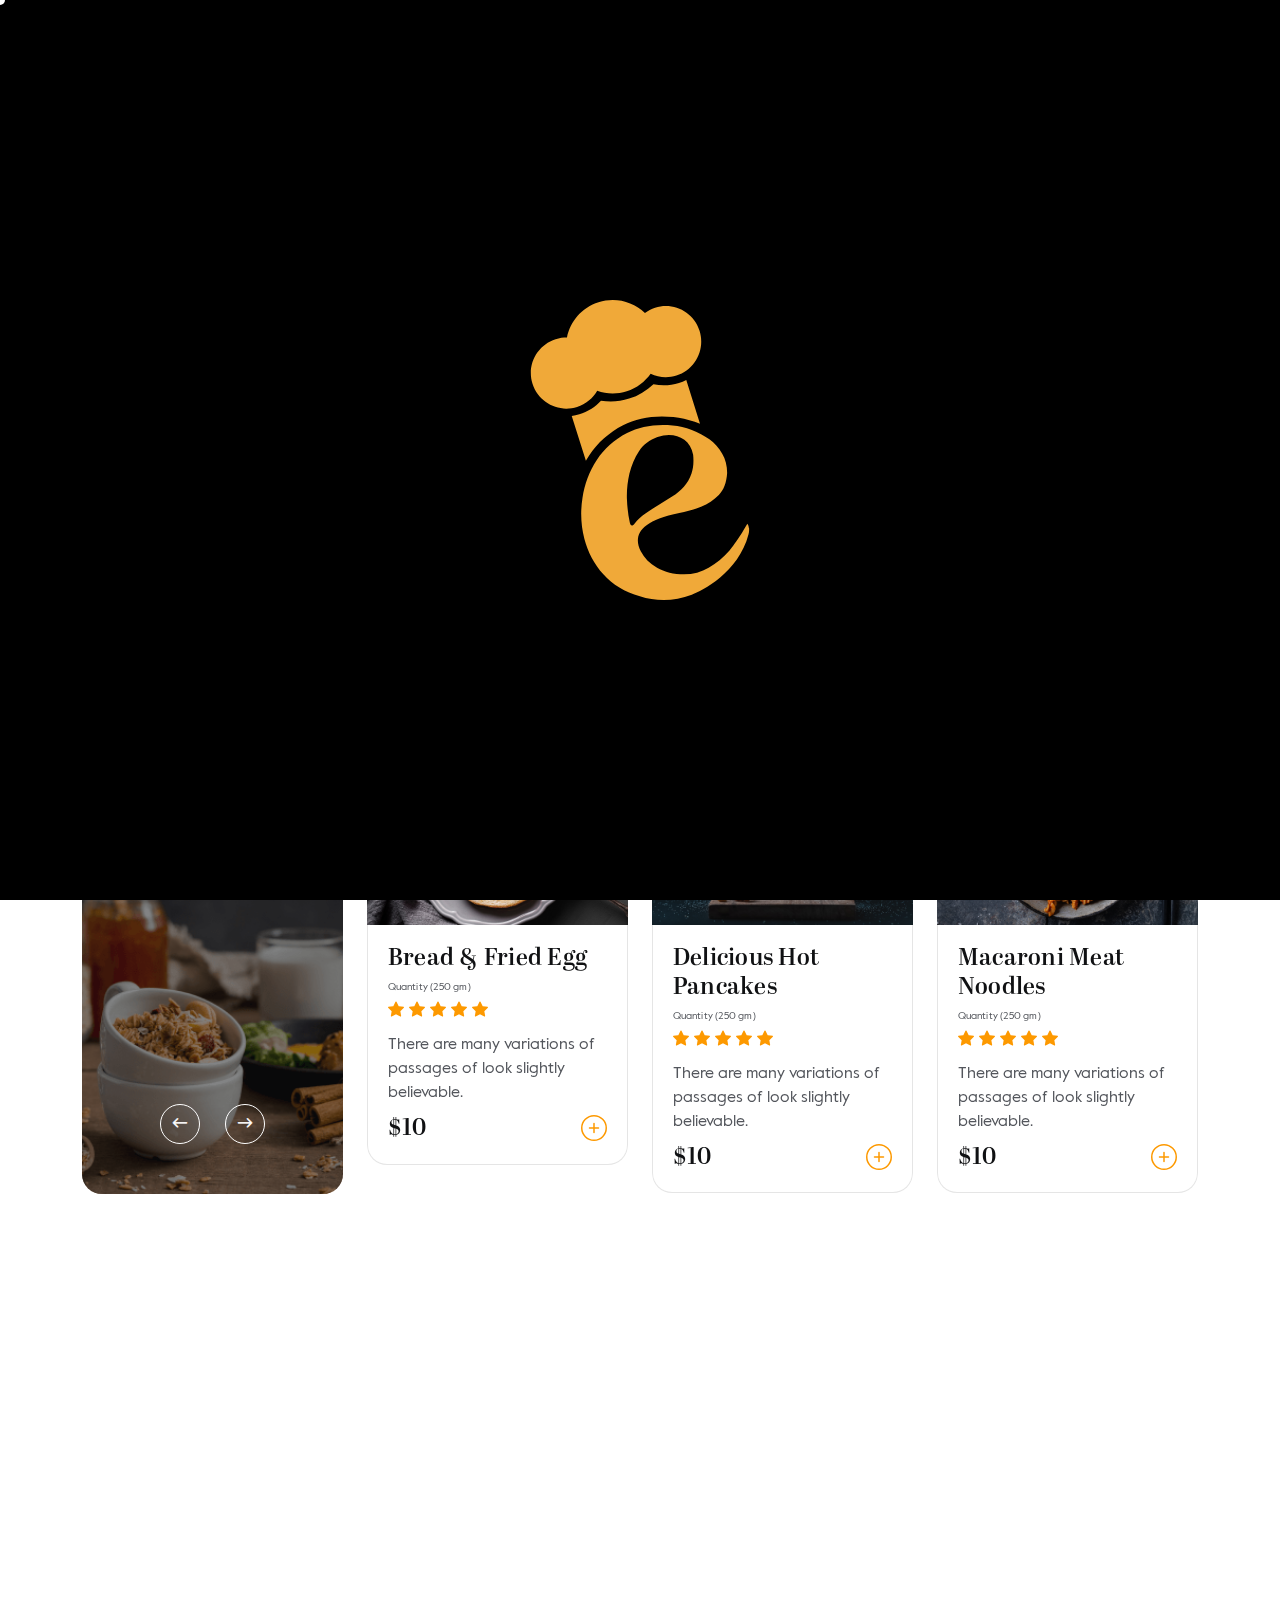
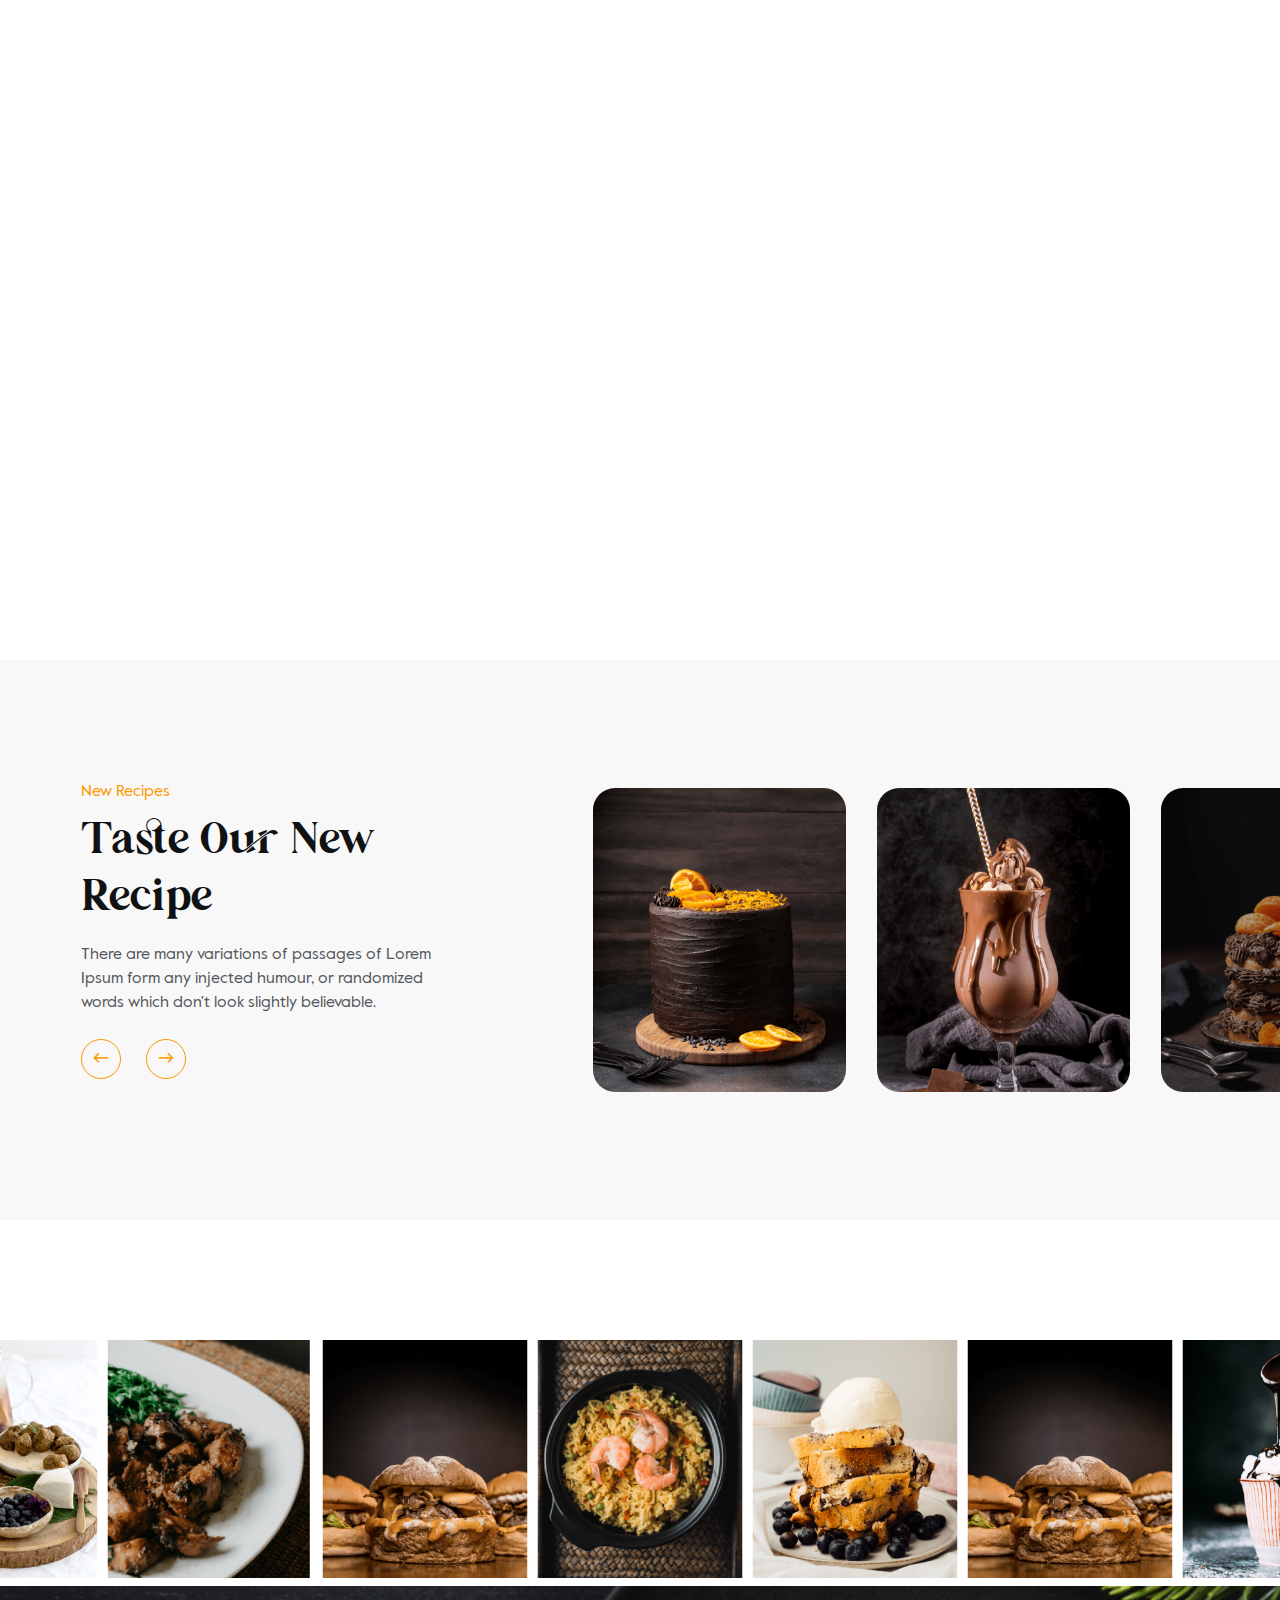
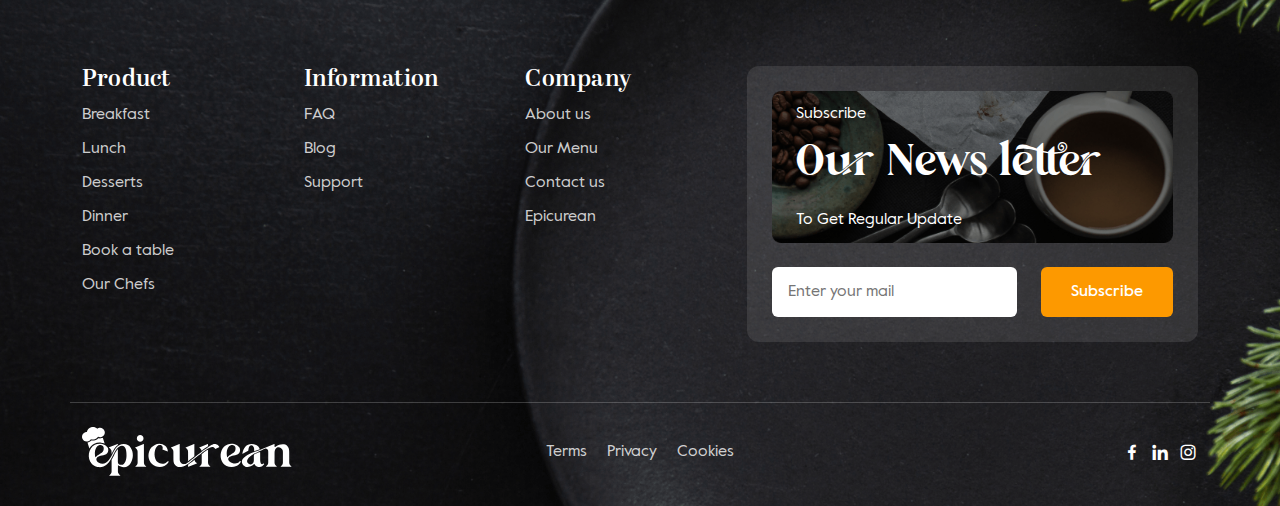
<file: homes/menu/food-menu-02.html>
<!doctype html>
<html lang="en">

<head>
    <meta charset="UTF-8">
    <meta name="viewport" content="width=device-width, initial-scale=1.0, shrink-to-fit=no">
    <title>Epicurean - Food & Restaurant Html Template</title>

    <link rel="icon" href="assets/images/fav.png" type="image/gif" sizes="20x20">

    <!-- Box Icon CSS -->
    <link rel="stylesheet" href="assets/css/boxicons.min.css">
    <!-- Bootstrap Icon CSS -->
    <link rel="stylesheet" href="assets/css/bootstrap-icons.css">
    <!-- Swiper Carousel CSS -->
    <link rel="stylesheet" href="assets/css/swiper-bundle.min.css">
    <!-- Wow CSS -->
    <link rel="stylesheet" href="assets/css/animate.css">
    <!-- Magnific Popup CSS -->
    <link rel="stylesheet" href="assets/css/magnific-popup.css">
    <!-- Odometer CSS -->
    <link rel="stylesheet" href="assets/css/odometer.css">
    <!-- Bootstrap CSS -->
    <link rel="stylesheet" href="assets/css/bootstrap.min.css">
    <!-- Meanmenu CSS -->
    <link rel="stylesheet" href="assets/css/meanmenu.min.css">
    <!-- Meanmenu CSS -->
    <link rel="stylesheet" href="assets/css/YouTubePopUp.css">
    <!-- Select2 CSS -->
    <link rel="stylesheet" href="assets/css/select2.css">
    <!-- Datepicker CSS -->
    <link rel="stylesheet" href="assets/css/datepicker.css">


    <!-- Main CSS -->
    <link rel="stylesheet" href="assets/css/style.css">


</head>

<body>

    <!-- Custom Cursor -->

    <div class="cursor d-none d-lg-block"></div>

    <!-- Custom Cursor End -->

    <!-- Preloader -->

    <div class="intro_sec ">
        <div class="intro_screen animate">
            <svg width="607" height="834" viewBox="0 0 607 834" fill="none" xmlns="http://www.w3.org/2000/svg">
			<path d="M470.286 344.294C465.31 342.22 460.75 340.145 455.774 338.485C435.873 331.846 415.971 327.282 396.484 325.208C385.704 323.963 374.924 323.548 364.558 323.548C323.926 323.548 287.854 331.846 256.343 348.443C217.369 368.775 185.858 396.99 163.054 431.014C159.323 436.408 156.006 441.802 153.104 447.196L113.715 322.718C120.763 321.473 127.812 320.229 134.86 317.739C158.079 310.685 178.81 297.823 194.98 279.981C221.101 284.13 247.636 282.47 273.343 274.172C299.049 265.873 321.853 252.181 340.925 233.924C364.144 238.903 388.606 237.658 411.825 230.605C418.873 228.53 425.507 225.626 432.141 222.306L470.286 344.294Z" fill="currentColor"/>
			<path d="M345.486 21.4822C335.121 24.8016 325.584 29.7807 317.292 36.0046C284.123 4.47029 235.198 -8.80732 188.346 6.13C141.909 20.6524 109.154 59.6554 100.447 104.467C90.0817 104.467 79.7162 105.712 68.9362 109.032C17.109 125.629 -11.9142 180.814 4.67046 233.094C21.2552 284.96 76.3993 314.005 128.641 297.408C153.104 289.524 172.591 272.927 184.614 252.181C209.906 261.309 238.929 262.554 266.709 253.426C294.903 244.712 317.292 226.87 333.047 204.879C354.608 215.252 379.899 217.742 404.776 209.858C456.604 193.261 485.627 138.076 469.042 85.7957C452.872 33.93 397.728 5.30014 345.486 21.4822Z" fill="currentColor"/>
			<path d="M605.036 652.169C606.695 646.36 607.11 640.551 606.695 635.572C606.695 635.157 606.695 634.742 606.695 633.912L606.28 634.327C605.866 629.763 604.622 625.198 601.72 621.879C601.72 621.879 579.745 662.957 552.38 696.151C535.795 716.067 514.65 732.249 494.334 744.282C474.432 756.315 451.213 762.539 425.922 762.539C397.313 762.539 372.021 756.315 350.876 744.282C330.145 732.664 315.219 717.312 305.683 698.64C296.146 679.554 294.903 662.957 302.366 648.019C311.487 631.422 329.73 618.145 357.095 607.772C372.851 601.548 391.509 596.569 412.654 592.419C433.799 588.27 453.701 582.461 473.188 574.992C492.675 567.109 508.845 556.321 522.528 542.213C536.21 528.106 544.088 507.775 545.746 480.804C545.746 460.473 541.185 442.631 532.064 427.279C522.942 411.512 510.918 398.234 496.407 387.446C481.895 376.658 465.31 367.945 447.482 361.306C429.653 354.667 411.825 350.518 393.996 348.858C345.071 344.709 302.78 351.763 267.538 370.019C231.881 388.691 204.101 413.587 183.371 444.706C162.64 475.825 149.372 511.094 143.567 550.097C137.348 589.515 139.421 627.688 148.957 664.201C158.493 700.715 175.907 733.909 201.614 762.539C227.32 791.583 261.319 811.915 303.195 823.533C313.56 827.267 324.34 829.757 335.535 831.416C346.73 833.076 357.924 833.906 369.119 833.906C395.24 833.906 421.361 829.342 447.482 819.384C475.676 809.01 577.257 757.975 605.036 652.169ZM275.001 618.145C270.855 598.643 267.953 576.652 267.123 552.586C266.294 528.521 268.782 504.87 274.172 482.049C279.976 458.813 288.683 438.482 300.707 420.225C312.731 401.969 330.145 388.691 352.12 380.807C363.315 377.073 373.68 374.998 384.045 374.998C400.215 374.998 414.312 379.563 426.751 388.276C439.19 397.404 447.482 411.097 451.213 430.184C453.287 450.515 451.628 467.527 446.653 482.049C441.677 496.572 434.629 508.604 425.507 518.978C415.971 529.351 405.191 538.479 392.752 546.363C380.314 554.246 367.461 562.13 355.022 570.013C342.584 577.482 330.145 585.366 318.536 593.249C306.512 601.133 296.561 610.676 288.683 621.464C282.049 630.178 277.489 628.933 275.001 618.145Z" fill="currentColor"/>
		</svg>
        </div>
    </div>

    <!-- Preloader End -->

    <!-- back to to button start-->
    <a href="#" id="scroll-top" class="back-to-top-btn"><i class="bi bi-arrow-up"></i></a>
    <!-- back to to button end-->

    <!-- Header area -->


    <div class="site-wrapper">

        <header>

            <!-- Menu -->

            <div class="menu-area menu-area-two">
                <div class="container">
                    <div class="row align-items-center gy-4">
                        <div class="col-lg-5 d-none d-lg-block">
                            <div class="mainmenu">
                                <ul>
                                    <li class="has-child-menu"><a href="javascript:void(0)">Home</a>
                                        <ul>
                                            <li><a href='/epicurean/'>Home One</a></li>
                                            <li><a href='/epicurean/home-02'>Home Two</a></li>
                                            <li><a href='/epicurean/home-03'>Home Three</a></li>
                                            <li><a href='/epicurean/home-04'>Home Four</a></li>
                                        </ul>
                                    </li>
                                    <li class="has-child-menu"><a href="javascript:void(0)">Blog</a>
                                        <ul>
                                            <li><a href='/epicurean/blog-grid-01'>Blog Grid One</a></li>
                                            <li><a href='/epicurean/blog-grid-02'>Blog Grid Two</a></li>
                                            <li><a href='/epicurean/blog-standard'>Blog Standard</a></li>
                                            <li><a href='/epicurean/blog-details'>Blog Details</a></li>
                                        </ul>
                                    </li>
                                    <li class="has-child-menu"><a href="javascript:void(0)">Pages</a>
                                        <ul>
                                            <li><a href='/epicurean/about'>About</a></li>
                                            <li><a href='/epicurean/chefs'>Chefs</a></li>
                                            <li><a href='/epicurean/faq'>FAQ</a></li>
                                            <li><a href='/epicurean/reservation'>Reservation</a></li>
                                            <li class="has-child-menu"><a href="javascript:void(0)">Food Menu</a>
                                                <ul>
                                                    <li><a href='/epicurean/food-menu-01'>Food Menu 01</a></li>
                                                    <li><a href='/epicurean/food-menu-02'>Food Menu 02</a></li>
                                                </ul>
                                            </li>
                                        </ul>
                                    </li>
                                    <li class="has-child-menu"><a href="javascript:void(0)">Contact</a>
                                        <ul>
                                            <li><a href='/epicurean/contact-01'>Contact One</a></li>
                                            <li><a href='/epicurean/contact-02'>Contact Two</a></li>
                                        </ul>
                                    </li>
                                </ul>
                                <div class="menu-btn-wrap flex-shrink-0 d-lg-none pb-5">
                                    <a class="sign-btn common-btn mt-4" href="#">
									<i class="bi bi-person-circle"></i>
									<span>Sign in</span>
								</a>
                                </div>
                            </div>
                        </div>
                        <div class="col-lg-2 col-md-12 ">
                            <div class="menu-logo-wrap text-center">
                                <a href='/epicurean/'><img src="assets/images/logo-two.svg" alt=""></a>
                            </div>
                        </div>
                        <div class="col-lg-5 hamburger-menu position-relative col-md-12">
                            <div class="d-flex menu-info-item align-items-center justify-content-lg-end">
                                <div class="menu-meta d-flex align-items-center">
                                    <div class="search-wrap position-relative order-2 order-lg-0">
                                        <div class="search-icon">
                                            <i class="bi bi-search search"></i>
                                            <i class="bi bi-x-octagon cancel"></i>
                                        </div>
                                        <div class="search-field">
                                            <form action="#">
                                                <input type="search" placeholder="Search">
                                                <i class="bi bi-search search"></i>
                                            </form>
                                        </div>
                                    </div>
                                    <a class="cart-icon order-lg-1" href="#"><i class="bi bi-heart"><span>1</span></i></a>
                                    <a class="cart-icon order-lg-2" href="#"><i class="bi bi-cart3"><span>5</span></i></a>
                                </div>
                                <div class="menu-btn-wrap flex-shrink-0 d-none d-lg-block">
                                    <a class="sign-btn common-btn" href="#">
									<i class="bi bi-person-circle"></i>
									<span>Sign in</span>
								</a>
                                </div>
                            </div>
                        </div>
                    </div>
                </div>
            </div>

            <!-- Menu end -->


        </header>


        <!-- Breadcrumb -->

        <div class="breadcrumb-area">
            <div class="container">
                <div class="row">
                    <div class="col-lg-12">
                        <div class="breadcrumb-info text-center">
                            <h1 class="text-white">Food Menu 02</h1>
                            <p class="text-white mt-3"><a href='/epicurean/'>Home</a><i class="bi bi-chevron-right ms-2 me-2"></i>Food Menu 02</p>
                        </div>
                    </div>
                </div>
            </div>
        </div>

        <!-- Breadcrumb End -->



        <!-- Food Menu -->

        <div class="food-menu-two pt-120 pb-120">
            <div class="container">
                <div class="row">
                    <div class="col-lg-12">
                        <div class="section-title text-center">
                            <span>Menu Book</span>
                            <h2 class="mt-2">Our Main Menu</h2>
                        </div>
                    </div>
                </div>
                <div class="row pt-60 gy-5">
                    <div class="col-lg-12 wow fadeIn" data-wow-delay=".4s">
                        <div class="row gy-4">
                            <div class="col-lg-3">
                                <div class="food-menu-two-category d-flex flex-column align-items-center justify-content-between h-100" style="background-image: url(assets/images/food-menu/slider-bg-1.png);">
                                    <h2 class="text_color_white">Break-fast</h2>
                                    <div class="slider-button-wrap d-flex mt-4 mt-lg-0">
                                        <div class="food-menu-two-button-prev slide-btn-prev"><i class="bi bi-arrow-left"></i></div>
                                        <div class="food-menu-two-button-next slide-btn-next"><i class="bi bi-arrow-right"></i></div>
                                    </div>
                                </div>
                            </div>
                            <div class="col-lg-9">
                                <div class="swiper food-menu-two-slider">
                                    <div class="swiper-wrapper">
                                        <div class="swiper-slide">
                                            <div class="food-menu-two-box overflow-hidden">
                                                <div class="food-menu-two-img overflow-hidden">
                                                    <img class="w-100" src="assets/images/food-menu/menu-two-1.png" alt="">
                                                </div>
                                                <div class="food-menu-two-info">
                                                    <h2 class="h2">Bread & Fried Egg</h2>
                                                    <span class="d-inline-block mb-1">Quantity (250 gm)</span>
                                                    <ul class="rating custom-ul d-flex align-items-center">
                                                        <li><i class="bi bi-star-fill"></i></li>
                                                        <li><i class="bi bi-star-fill"></i></li>
                                                        <li><i class="bi bi-star-fill"></i></li>
                                                        <li><i class="bi bi-star-fill"></i></li>
                                                        <li><i class="bi bi-star-fill"></i></li>
                                                    </ul>
                                                    <p>There are many variations of passages of look slightly believable.</p>
                                                    <h3>$10
                                                        <a href="#">
														<svg class="add-cart-button" width="26" height="26" viewBox="0 0 26 26" fill="none" xmlns="http://www.w3.org/2000/svg">
															<circle cx="13" cy="13" r="12.25" stroke="currentColor" stroke-width="1.5"/>
															<path d="M13 8.5V13M13 13V17.5M13 13H17.5M13 13L8.5 13" stroke="currentColor" stroke-width="1.5" stroke-linecap="round" stroke-linejoin="round"/>
														</svg>
													</a>
                                                    </h3>
                                                </div>
                                            </div>
                                        </div>
                                        <div class="swiper-slide">
                                            <div class="food-menu-two-box overflow-hidden">
                                                <div class="food-menu-two-img overflow-hidden">
                                                    <img class="w-100" src="assets/images/food-menu/menu-two-2.png" alt="">
                                                </div>
                                                <div class="food-menu-two-info">
                                                    <h2 class="h2">Delicious Hot Pancakes</h2>
                                                    <span class="d-inline-block mb-1">Quantity (250 gm)</span>
                                                    <ul class="rating custom-ul d-flex align-items-center">
                                                        <li><i class="bi bi-star-fill"></i></li>
                                                        <li><i class="bi bi-star-fill"></i></li>
                                                        <li><i class="bi bi-star-fill"></i></li>
                                                        <li><i class="bi bi-star-fill"></i></li>
                                                        <li><i class="bi bi-star-fill"></i></li>
                                                    </ul>
                                                    <p>There are many variations of passages of look slightly believable.</p>
                                                    <h3>$10
                                                        <a href="#">
														<svg class="add-cart-button" width="26" height="26" viewBox="0 0 26 26" fill="none" xmlns="http://www.w3.org/2000/svg">
															<circle cx="13" cy="13" r="12.25" stroke="currentColor" stroke-width="1.5"/>
															<path d="M13 8.5V13M13 13V17.5M13 13H17.5M13 13L8.5 13" stroke="currentColor" stroke-width="1.5" stroke-linecap="round" stroke-linejoin="round"/>
														</svg>
													</a>
                                                    </h3>
                                                </div>
                                            </div>
                                        </div>
                                        <div class="swiper-slide">
                                            <div class="food-menu-two-box overflow-hidden">
                                                <div class="food-menu-two-img overflow-hidden">
                                                    <img class="w-100" src="assets/images/food-menu/menu-two-3.png" alt="">
                                                </div>
                                                <div class="food-menu-two-info">
                                                    <h2 class="h2">Macaroni Meat Noodles</h2>
                                                    <span class="d-inline-block mb-1">Quantity (250 gm)</span>
                                                    <ul class="rating custom-ul d-flex align-items-center">
                                                        <li><i class="bi bi-star-fill"></i></li>
                                                        <li><i class="bi bi-star-fill"></i></li>
                                                        <li><i class="bi bi-star-fill"></i></li>
                                                        <li><i class="bi bi-star-fill"></i></li>
                                                        <li><i class="bi bi-star-fill"></i></li>
                                                    </ul>
                                                    <p>There are many variations of passages of look slightly believable.</p>
                                                    <h3>$10
                                                        <a href="#">
														<svg class="add-cart-button" width="26" height="26" viewBox="0 0 26 26" fill="none" xmlns="http://www.w3.org/2000/svg">
															<circle cx="13" cy="13" r="12.25" stroke="currentColor" stroke-width="1.5"/>
															<path d="M13 8.5V13M13 13V17.5M13 13H17.5M13 13L8.5 13" stroke="currentColor" stroke-width="1.5" stroke-linecap="round" stroke-linejoin="round"/>
														</svg>
													</a>
                                                    </h3>
                                                </div>
                                            </div>
                                        </div>
                                        <div class="swiper-slide">
                                            <div class="food-menu-two-box overflow-hidden">
                                                <div class="food-menu-two-img overflow-hidden">
                                                    <img class="w-100" src="assets/images/food-menu/menu-two-1.png" alt="">
                                                </div>
                                                <div class="food-menu-two-info">
                                                    <h2 class="h2">Bread & Fried Egg</h2>
                                                    <span class="d-inline-block mb-1">Quantity (250 gm)</span>
                                                    <ul class="rating custom-ul d-flex align-items-center">
                                                        <li><i class="bi bi-star-fill"></i></li>
                                                        <li><i class="bi bi-star-fill"></i></li>
                                                        <li><i class="bi bi-star-fill"></i></li>
                                                        <li><i class="bi bi-star-fill"></i></li>
                                                        <li><i class="bi bi-star-fill"></i></li>
                                                    </ul>
                                                    <p>There are many variations of passages of look slightly believable.</p>
                                                    <h3>$10
                                                        <a href="#">
														<svg class="add-cart-button" width="26" height="26" viewBox="0 0 26 26" fill="none" xmlns="http://www.w3.org/2000/svg">
															<circle cx="13" cy="13" r="12.25" stroke="currentColor" stroke-width="1.5"/>
															<path d="M13 8.5V13M13 13V17.5M13 13H17.5M13 13L8.5 13" stroke="currentColor" stroke-width="1.5" stroke-linecap="round" stroke-linejoin="round"/>
														</svg>
													</a>
                                                    </h3>
                                                </div>
                                            </div>
                                        </div>
                                    </div>
                                </div>
                            </div>
                        </div>
                    </div>
                    <div class="col-lg-12 wow fadeIn" data-wow-delay=".4s">
                        <div class="row gy-4">
                            <div class="col-lg-3">
                                <div class="food-menu-two-category d-flex flex-column align-items-center justify-content-between h-100" style="background-image: url(assets/images/food-menu/slider-bg-2.png);">
                                    <h2 class="text_color_white">Lunch</h2>
                                    <div class="slider-button-wrap d-flex mt-4 mt-lg-0">
                                        <div class="food-menu-two-button-prev-two slide-btn-prev"><i class="bi bi-arrow-left"></i></div>
                                        <div class="food-menu-two-button-next-two slide-btn-next"><i class="bi bi-arrow-right"></i></div>
                                    </div>
                                </div>
                            </div>
                            <div class="col-lg-9">
                                <div class="swiper food-menu-two-slider-two">
                                    <div class="swiper-wrapper">
                                        <div class="swiper-slide">
                                            <div class="food-menu-two-box overflow-hidden">
                                                <div class="food-menu-two-img overflow-hidden">
                                                    <img class="w-100" src="assets/images/food-menu/menu-two-4.png" alt="">
                                                </div>
                                                <div class="food-menu-two-info">
                                                    <h2 class="h2">Gravy Meat Rice Bowl</h2>
                                                    <span class="d-inline-block mb-1">Quantity (250 gm)</span>
                                                    <ul class="rating custom-ul d-flex align-items-center">
                                                        <li><i class="bi bi-star-fill"></i></li>
                                                        <li><i class="bi bi-star-fill"></i></li>
                                                        <li><i class="bi bi-star-fill"></i></li>
                                                        <li><i class="bi bi-star-fill"></i></li>
                                                        <li><i class="bi bi-star-fill"></i></li>
                                                    </ul>
                                                    <p>There are many variations of passages of look slightly believable.</p>
                                                    <h3>$10
                                                        <a href="#">
														<svg class="add-cart-button" width="26" height="26" viewBox="0 0 26 26" fill="none" xmlns="http://www.w3.org/2000/svg">
															<circle cx="13" cy="13" r="12.25" stroke="currentColor" stroke-width="1.5"/>
															<path d="M13 8.5V13M13 13V17.5M13 13H17.5M13 13L8.5 13" stroke="currentColor" stroke-width="1.5" stroke-linecap="round" stroke-linejoin="round"/>
														</svg>
													</a>
                                                    </h3>
                                                </div>
                                            </div>
                                        </div>
                                        <div class="swiper-slide">
                                            <div class="food-menu-two-box overflow-hidden">
                                                <div class="food-menu-two-img overflow-hidden">
                                                    <img class="w-100" src="assets/images/food-menu/menu-two-5.png" alt="">
                                                </div>
                                                <div class="food-menu-two-info">
                                                    <h2 class="h2">Chicken Thai Soup</h2>
                                                    <span class="d-inline-block mb-1">Quantity (250 gm)</span>
                                                    <ul class="rating custom-ul d-flex align-items-center">
                                                        <li><i class="bi bi-star-fill"></i></li>
                                                        <li><i class="bi bi-star-fill"></i></li>
                                                        <li><i class="bi bi-star-fill"></i></li>
                                                        <li><i class="bi bi-star-fill"></i></li>
                                                        <li><i class="bi bi-star-fill"></i></li>
                                                    </ul>
                                                    <p>There are many variations of passages of look slightly believable.</p>
                                                    <h3>$10
                                                        <a href="#">
														<svg class="add-cart-button" width="26" height="26" viewBox="0 0 26 26" fill="none" xmlns="http://www.w3.org/2000/svg">
															<circle cx="13" cy="13" r="12.25" stroke="currentColor" stroke-width="1.5"/>
															<path d="M13 8.5V13M13 13V17.5M13 13H17.5M13 13L8.5 13" stroke="currentColor" stroke-width="1.5" stroke-linecap="round" stroke-linejoin="round"/>
														</svg>
													</a>
                                                    </h3>
                                                </div>
                                            </div>
                                        </div>
                                        <div class="swiper-slide">
                                            <div class="food-menu-two-box overflow-hidden">
                                                <div class="food-menu-two-img overflow-hidden">
                                                    <img class="w-100" src="assets/images/food-menu/menu-two-6.png" alt="">
                                                </div>
                                                <div class="food-menu-two-info">
                                                    <h2 class="h2">Hot Grilled Vegetables</h2>
                                                    <span class="d-inline-block mb-1">Quantity (250 gm)</span>
                                                    <ul class="rating custom-ul d-flex align-items-center">
                                                        <li><i class="bi bi-star-fill"></i></li>
                                                        <li><i class="bi bi-star-fill"></i></li>
                                                        <li><i class="bi bi-star-fill"></i></li>
                                                        <li><i class="bi bi-star-fill"></i></li>
                                                        <li><i class="bi bi-star-fill"></i></li>
                                                    </ul>
                                                    <p>There are many variations of passages of look slightly believable.</p>
                                                    <h3>$10
                                                        <a href="#">
														<svg class="add-cart-button" width="26" height="26" viewBox="0 0 26 26" fill="none" xmlns="http://www.w3.org/2000/svg">
															<circle cx="13" cy="13" r="12.25" stroke="currentColor" stroke-width="1.5"/>
															<path d="M13 8.5V13M13 13V17.5M13 13H17.5M13 13L8.5 13" stroke="currentColor" stroke-width="1.5" stroke-linecap="round" stroke-linejoin="round"/>
														</svg>
													</a>
                                                    </h3>
                                                </div>
                                            </div>
                                        </div>
                                        <div class="swiper-slide">
                                            <div class="food-menu-two-box overflow-hidden">
                                                <div class="food-menu-two-img overflow-hidden">
                                                    <img class="w-100" src="assets/images/food-menu/menu-two-1.png" alt="">
                                                </div>
                                                <div class="food-menu-two-info">
                                                    <h2 class="h2">Bread & Fried Egg</h2>
                                                    <span class="d-inline-block mb-1">Quantity (250 gm)</span>
                                                    <ul class="rating custom-ul d-flex align-items-center">
                                                        <li><i class="bi bi-star-fill"></i></li>
                                                        <li><i class="bi bi-star-fill"></i></li>
                                                        <li><i class="bi bi-star-fill"></i></li>
                                                        <li><i class="bi bi-star-fill"></i></li>
                                                        <li><i class="bi bi-star-fill"></i></li>
                                                    </ul>
                                                    <p>There are many variations of passages of look slightly believable.</p>
                                                    <h3>$10
                                                        <a href="#">
														<svg class="add-cart-button" width="26" height="26" viewBox="0 0 26 26" fill="none" xmlns="http://www.w3.org/2000/svg">
															<circle cx="13" cy="13" r="12.25" stroke="currentColor" stroke-width="1.5"/>
															<path d="M13 8.5V13M13 13V17.5M13 13H17.5M13 13L8.5 13" stroke="currentColor" stroke-width="1.5" stroke-linecap="round" stroke-linejoin="round"/>
														</svg>
													</a>
                                                    </h3>
                                                </div>
                                            </div>
                                        </div>
                                    </div>
                                </div>
                            </div>
                        </div>
                    </div>
                    <div class="col-lg-12 wow fadeIn" data-wow-delay=".4s">
                        <div class="row gy-4">
                            <div class="col-lg-3">
                                <div class="food-menu-two-category d-flex flex-column align-items-center justify-content-between h-100" style="background-image: url(assets/images/food-menu/slider-bg-3.png);">
                                    <h2 class="text_color_white">Dinner</h2>
                                    <div class="slider-button-wrap d-flex mt-4 mt-lg-0">
                                        <div class="food-menu-two-button-prev-three slide-btn-prev"><i class="bi bi-arrow-left"></i></div>
                                        <div class="food-menu-two-button-next-three slide-btn-next"><i class="bi bi-arrow-right"></i></div>
                                    </div>
                                </div>
                            </div>
                            <div class="col-lg-9">
                                <div class="swiper food-menu-two-slider-three">
                                    <div class="swiper-wrapper">
                                        <div class="swiper-slide">
                                            <div class="food-menu-two-box overflow-hidden">
                                                <div class="food-menu-two-img overflow-hidden">
                                                    <img class="w-100" src="assets/images/food-menu/menu-two-9.png" alt="">
                                                </div>
                                                <div class="food-menu-two-info">
                                                    <h2 class="h2">Supreme Cheesy Pizza</h2>
                                                    <span class="d-inline-block mb-1">Quantity (250 gm)</span>
                                                    <ul class="rating custom-ul d-flex align-items-center">
                                                        <li><i class="bi bi-star-fill"></i></li>
                                                        <li><i class="bi bi-star-fill"></i></li>
                                                        <li><i class="bi bi-star-fill"></i></li>
                                                        <li><i class="bi bi-star-fill"></i></li>
                                                        <li><i class="bi bi-star-fill"></i></li>
                                                    </ul>
                                                    <p>There are many variations of passages of look slightly believable.</p>
                                                    <h3>$10
                                                        <a href="#">
														<svg class="add-cart-button" width="26" height="26" viewBox="0 0 26 26" fill="none" xmlns="http://www.w3.org/2000/svg">
															<circle cx="13" cy="13" r="12.25" stroke="currentColor" stroke-width="1.5"/>
															<path d="M13 8.5V13M13 13V17.5M13 13H17.5M13 13L8.5 13" stroke="currentColor" stroke-width="1.5" stroke-linecap="round" stroke-linejoin="round"/>
														</svg>
													</a>
                                                    </h3>
                                                </div>
                                            </div>
                                        </div>
                                        <div class="swiper-slide">
                                            <div class="food-menu-two-box overflow-hidden">
                                                <div class="food-menu-two-img overflow-hidden">
                                                    <img class="w-100" src="assets/images/food-menu/menu-two-7.png" alt="">
                                                </div>
                                                <div class="food-menu-two-info">
                                                    <h2 class="h2">Lobster Vegetable fry</h2>
                                                    <span class="d-inline-block mb-1">Quantity (250 gm)</span>
                                                    <ul class="rating custom-ul d-flex align-items-center">
                                                        <li><i class="bi bi-star-fill"></i></li>
                                                        <li><i class="bi bi-star-fill"></i></li>
                                                        <li><i class="bi bi-star-fill"></i></li>
                                                        <li><i class="bi bi-star-fill"></i></li>
                                                        <li><i class="bi bi-star-fill"></i></li>
                                                    </ul>
                                                    <p>There are many variations of passages of look slightly believable.</p>
                                                    <h3>$10
                                                        <a href="#">
														<svg class="add-cart-button" width="26" height="26" viewBox="0 0 26 26" fill="none" xmlns="http://www.w3.org/2000/svg">
															<circle cx="13" cy="13" r="12.25" stroke="currentColor" stroke-width="1.5"/>
															<path d="M13 8.5V13M13 13V17.5M13 13H17.5M13 13L8.5 13" stroke="currentColor" stroke-width="1.5" stroke-linecap="round" stroke-linejoin="round"/>
														</svg>
													</a>
                                                    </h3>
                                                </div>
                                            </div>
                                        </div>
                                        <div class="swiper-slide">
                                            <div class="food-menu-two-box overflow-hidden">
                                                <div class="food-menu-two-img overflow-hidden">
                                                    <img class="w-100" src="assets/images/food-menu/menu-two-8.png" alt="">
                                                </div>
                                                <div class="food-menu-two-info">
                                                    <h2 class="h2">Spicy Smoked Steak</h2>
                                                    <span class="d-inline-block mb-1">Quantity (250 gm)</span>
                                                    <ul class="rating custom-ul d-flex align-items-center">
                                                        <li><i class="bi bi-star-fill"></i></li>
                                                        <li><i class="bi bi-star-fill"></i></li>
                                                        <li><i class="bi bi-star-fill"></i></li>
                                                        <li><i class="bi bi-star-fill"></i></li>
                                                        <li><i class="bi bi-star-fill"></i></li>
                                                    </ul>
                                                    <p>There are many variations of passages of look slightly believable.</p>
                                                    <h3>$10
                                                        <a href="#">
														<svg class="add-cart-button" width="26" height="26" viewBox="0 0 26 26" fill="none" xmlns="http://www.w3.org/2000/svg">
															<circle cx="13" cy="13" r="12.25" stroke="currentColor" stroke-width="1.5"/>
															<path d="M13 8.5V13M13 13V17.5M13 13H17.5M13 13L8.5 13" stroke="currentColor" stroke-width="1.5" stroke-linecap="round" stroke-linejoin="round"/>
														</svg>
													</a>
                                                    </h3>
                                                </div>
                                            </div>
                                        </div>
                                        <div class="swiper-slide">
                                            <div class="food-menu-two-box overflow-hidden">
                                                <div class="food-menu-two-img overflow-hidden">
                                                    <img class="w-100" src="assets/images/food-menu/menu-two-9.png" alt="">
                                                </div>
                                                <div class="food-menu-two-info">
                                                    <h2 class="h2">Supreme Cheesy Pizza</h2>
                                                    <span class="d-inline-block mb-1">Quantity (250 gm)</span>
                                                    <ul class="rating custom-ul d-flex align-items-center">
                                                        <li><i class="bi bi-star-fill"></i></li>
                                                        <li><i class="bi bi-star-fill"></i></li>
                                                        <li><i class="bi bi-star-fill"></i></li>
                                                        <li><i class="bi bi-star-fill"></i></li>
                                                        <li><i class="bi bi-star-fill"></i></li>
                                                    </ul>
                                                    <p>There are many variations of passages of look slightly believable.</p>
                                                    <h3>$10
                                                        <a href="#">
														<svg class="add-cart-button" width="26" height="26" viewBox="0 0 26 26" fill="none" xmlns="http://www.w3.org/2000/svg">
															<circle cx="13" cy="13" r="12.25" stroke="currentColor" stroke-width="1.5"/>
															<path d="M13 8.5V13M13 13V17.5M13 13H17.5M13 13L8.5 13" stroke="currentColor" stroke-width="1.5" stroke-linecap="round" stroke-linejoin="round"/>
														</svg>
													</a>
                                                    </h3>
                                                </div>
                                            </div>
                                        </div>
                                    </div>
                                </div>
                            </div>
                        </div>
                    </div>
                </div>
            </div>
        </div>

        <!-- Food Menu End -->


        <!-- Trending -->

        <div class="trending-area pt-120 pb-120 bg_color_off_white overflow-hidden">
            <div class="container custom-container">
                <div class="row gy-4 justify-content-between">
                    <div class="col-lg-4">
                        <div class="section-title">
                            <span>New Recipes</span>
                            <h2 class="mt-2">Taste Our New Recipe</h2>
                            <p class="mt-3">There are many variations of passages of Lorem Ipsum form any injected humour, or randomized words which don't look slightly believable.</p>
                        </div>
                        <div class="slider-button-wrap d-flex mt-4">
                            <div class="trending-button-prev-two slide-btn-prev"><i class="bi bi-arrow-left"></i></div>
                            <div class="trending-button-next-two slide-btn-next"><i class="bi bi-arrow-right"></i></div>
                        </div>
                    </div>
                    <div class="col-lg-7 pe-lg-0">
                        <div class="swiper trending-slider-wrap-two">
                            <div class="swiper-wrapper">
                                <div class="swiper-slide">
                                    <div class="trending-box-two position-relative overflow-hidden">
                                        <img class="w-100" src="assets/images/trending/trending-two-1.png" alt="">
                                        <div class="trending-two-hover-info w-100 h-100 d-flex justify-content-center align-items-end position-absolute text-center start-0 bottom-0">
                                            <p class="text_color_white">Chocolate Cream Dessert</p>
                                        </div>
                                    </div>
                                </div>
                                <div class="swiper-slide">
                                    <div class="trending-box-two position-relative overflow-hidden">
                                        <img class="w-100" src="assets/images/trending/trending-two-2.png" alt="">
                                        <div class="trending-two-hover-info w-100 h-100 d-flex justify-content-center align-items-end position-absolute text-center start-0 bottom-0">
                                            <p class="text_color_white">Chocolate Cream Dessert</p>
                                        </div>
                                    </div>
                                </div>
                                <div class="swiper-slide">
                                    <div class="trending-box-two position-relative overflow-hidden">
                                        <img class="w-100" src="assets/images/trending/trending-two-3.png" alt="">
                                        <div class="trending-two-hover-info w-100 h-100 d-flex justify-content-center align-items-end position-absolute text-center start-0 bottom-0">
                                            <p class="text_color_white">Chocolate Cream Dessert</p>
                                        </div>
                                    </div>
                                </div>
                                <div class="swiper-slide">
                                    <div class="trending-box-two position-relative overflow-hidden">
                                        <img class="w-100" src="assets/images/trending/trending-two-1.png" alt="">
                                        <div class="trending-two-hover-info w-100 h-100 d-flex justify-content-center align-items-end position-absolute text-center start-0 bottom-0">
                                            <p class="text_color_white">Chocolate Cream Dessert</p>
                                        </div>
                                    </div>
                                </div>
                            </div>
                        </div>
                    </div>
                </div>
            </div>
        </div>

        <!-- Trending End -->


        <!-- Instagram -->

        <div class="instagram-area pt-120 pb-2">
            <div class="container-fluid">
                <div class="row">
                    <div class="col-lg-12 p-0">
                        <div class="swiper instagram-slider">
                            <div class="swiper-wrapper">
                                <div class="swiper-slide instagram-img-wrap position-relative ">
                                    <img src="assets/images/instagram/instagram-1.png" alt="">
                                    <a class="instagram-icon position-absolute h-100 w-100 d-flex justify-content-center align-items-center top-0 start-0" href="#"><i class="bi bi-instagram"></i></a>
                                </div>
                                <div class="swiper-slide instagram-img-wrap position-relative ">
                                    <img src="assets/images/instagram/instagram-2.png" alt="">
                                    <a class="instagram-icon position-absolute h-100 w-100 d-flex justify-content-center align-items-center top-0 start-0" href="#"><i class="bi bi-instagram"></i></a>
                                </div>
                                <div class="swiper-slide instagram-img-wrap position-relative ">
                                    <img src="assets/images/instagram/instagram-3.png" alt="">
                                    <a class="instagram-icon position-absolute h-100 w-100 d-flex justify-content-center align-items-center top-0 start-0" href="#"><i class="bi bi-instagram"></i></a>
                                </div>
                                <div class="swiper-slide instagram-img-wrap position-relative ">
                                    <img src="assets/images/instagram/instagram-4.png" alt="">
                                    <a class="instagram-icon position-absolute h-100 w-100 d-flex justify-content-center align-items-center top-0 start-0" href="#"><i class="bi bi-instagram"></i></a>
                                </div>
                                <div class="swiper-slide instagram-img-wrap position-relative ">
                                    <img src="assets/images/instagram/instagram-5.png" alt="">
                                    <a class="instagram-icon position-absolute h-100 w-100 d-flex justify-content-center align-items-center top-0 start-0" href="#"><i class="bi bi-instagram"></i></a>
                                </div>
                                <div class="swiper-slide instagram-img-wrap position-relative ">
                                    <img src="assets/images/instagram/instagram-6.png" alt="">
                                    <a class="instagram-icon position-absolute h-100 w-100 d-flex justify-content-center align-items-center top-0 start-0" href="#"><i class="bi bi-instagram"></i></a>
                                </div>
                                <div class="swiper-slide instagram-img-wrap position-relative ">
                                    <img src="assets/images/instagram/instagram-3.png" alt="">
                                    <a class="instagram-icon position-absolute h-100 w-100 d-flex justify-content-center align-items-center top-0 start-0" href="#"><i class="bi bi-instagram"></i></a>
                                </div>
                            </div>
                        </div>
                    </div>
                </div>
            </div>
        </div>

        <!-- Instagram End -->


        <!-- Footer -->

        <div class="footer-area">
            <div class="container">
                <div class="row justify-content-between copyright-wrap">
                    <div class="col-lg-2 col-md-6">
                        <div class="footer-box">
                            <h2 class="h2 text-white footer-title">Product</h2>
                            <ul class="footer-list custom-ul">
                                <li><a href="#">Breakfast</a></li>
                                <li><a href="#">Lunch</a></li>
                                <li><a href="#">Desserts</a></li>
                                <li><a href="#">Dinner</a></li>
                                <li><a href="#">Book a table</a></li>
                                <li><a href="#">Our Chefs</a></li>
                            </ul>
                        </div>
                    </div>
                    <div class="col-lg-2 col-md-6">
                        <div class="footer-box">
                            <h2 class="h2 text-white footer-title">Information</h2>
                            <ul class="footer-list custom-ul">
                                <li><a href='/epicurean/faq'>FAQ</a></li>
                                <li><a href='/epicurean/blog-standard'>Blog</a></li>
                                <li><a href='/epicurean/contact-01'>Support</a></li>
                            </ul>
                        </div>
                    </div>
                    <div class="col-lg-2 col-md-6">
                        <div class="footer-box">
                            <h2 class="h2 text-white footer-title">Company</h2>
                            <ul class="footer-list custom-ul">
                                <li><a href='/epicurean/about'>About us</a></li>
                                <li><a href='/epicurean/reservation'>Our Menu</a></li>
                                <li><a href='/epicurean/contact-01'>Contact us</a></li>
                                <li><a href='/epicurean/'>Epicurean</a></li>
                            </ul>
                        </div>
                    </div>
                    <div class="col-lg-5 col-md-6">
                        <div class="footer-box">
                            <div class="footer-subscribe">
                                <div class="footer-subscribe-img position-relative">
                                    <img class="w-100" src="assets/images/footer-subscribe-bg.png" alt="">
                                    <div class="section-title ps-4 position-absolute top-50 start-50 translate-middle w-100">
                                        <span class="text-white">Subscribe</span>
                                        <h2 class="mt-2 text-white">Our News letter</h2>
                                        <p class="mt-3 text-white">To Get Regular Update</p>
                                    </div>
                                </div>
                                <form class="footer-subscribe-form mt-4 d-flex justify-content-between align-items-center" action="#">
                                    <input class="w-100 border-0 h-100 ps-3 pe-3" type="email" placeholder="Enter your mail">
                                    <button class="common-btn h-100 flex-shrink-0 border-0 border-radius-0 ms-lg-4 ms-2" type="submit"><span>Subscribe</span></button>
                                </form>
                            </div>
                        </div>
                    </div>
                </div>
                <div class="row align-items-center mt-4">
                    <div class="col-lg-4 text-center text-lg-start">
                        <a class='footer-logo ' href='/epicurean/'><img src="assets/images/logo-two.svg" alt=""></a>
                    </div>
                    <div class="col-lg-4">
                        <ul class="footer-menu custom-ul d-flex justify-content-center mt-3 mb-3 mt-lg-0 mb-lg-0">
                            <li><a href="#">Terms</a></li>
                            <li><a href="#">Privacy</a></li>
                            <li><a href="#">Cookies</a></li>
                        </ul>
                    </div>
                    <div class="col-lg-4">
                        <ul class="custom-ul social-list chefs-social-list d-flex justify-content-center justify-content-lg-end align-items-center">
                            <li><a href="#"><i class="bx bxl-facebook"></i></a></li>
                            <li><a href="#"><i class="bx bxl-linkedin"></i></a></li>
                            <li><a href="#"><i class="bx bxl-instagram"></i></a></li>
                        </ul>
                    </div>
                </div>
            </div>
        </div>

        <!-- Footer End -->


    </div>

    <!-- Jquery JS -->
    <script src="assets/js/jquery-3.7.1.min.js"></script>
    <!-- Bootstrap JS -->
    <script src="assets/js/bootstrap.bundle.min.js"></script>
    <!-- Swiper Carousel JS -->
    <script src="assets/js/swiper-bundle.min.js"></script>
    <!-- Magnific Popup JS -->
    <script src="assets/js/jquery.magnific-popup.min.js"></script>
    <!-- Wow JS -->
    <script src="assets/js/wow.min.js"></script>
    <!-- Odometer JS -->
    <script src="assets/js/odometer.min.js"></script>
    <script src="assets/js/viewport.jquery.js"></script>
    <!-- Mean menu JS -->
    <script src="assets/js/jquery.meanmenu.min.js"></script>
    <!-- YouTubePopUp JS -->
    <script src="assets/js/YouTubePopUp.js"></script>
    <!-- Datepicker JS -->
    <script src="assets/js/datepicker.js"></script>
    <!-- Select2 JS -->
    <script src="assets/js/select2.js"></script>
    <!-- Main JS -->
    <script src="assets/js/main.js"></script>
</body>

</html>
</file>
<file: homes/menu/assets/css/odometer.css>
.odometer.odometer-auto-theme,
.odometer.odometer-theme-default {
    display: inline-block;
    vertical-align: middle;
    *vertical-align: auto;
    *zoom: 1;
    *display: inline;
    position: relative;
}

.odometer.odometer-auto-theme .odometer-digit,
.odometer.odometer-theme-default .odometer-digit {
    display: inline-block;
    vertical-align: middle;
    *vertical-align: auto;
    *zoom: 1;
    *display: inline;
    position: relative;
}

.odometer.odometer-auto-theme .odometer-digit .odometer-digit-spacer,
.odometer.odometer-theme-default .odometer-digit .odometer-digit-spacer {
    display: inline-block;
    vertical-align: middle;
    *vertical-align: auto;
    *zoom: 1;
    *display: inline;
    visibility: hidden;
}

.odometer.odometer-auto-theme .odometer-digit .odometer-digit-inner,
.odometer.odometer-theme-default .odometer-digit .odometer-digit-inner {
    text-align: left;
    display: block;
    position: absolute;
    top: 0;
    left: 0;
    right: 0;
    bottom: 0;
    overflow: hidden;
}

.odometer.odometer-auto-theme .odometer-digit .odometer-ribbon,
.odometer.odometer-theme-default .odometer-digit .odometer-ribbon {
    display: block;
}

.odometer.odometer-auto-theme .odometer-digit .odometer-ribbon-inner,
.odometer.odometer-theme-default .odometer-digit .odometer-ribbon-inner {
    display: block;
    -webkit-backface-visibility: hidden;
}

.odometer.odometer-auto-theme .odometer-digit .odometer-value,
.odometer.odometer-theme-default .odometer-digit .odometer-value {
    display: block;
    -webkit-transform: translateZ(0);
}

.odometer.odometer-auto-theme .odometer-digit .odometer-value.odometer-last-value,
.odometer.odometer-theme-default .odometer-digit .odometer-value.odometer-last-value {
    position: absolute;
}

.odometer.odometer-auto-theme.odometer-animating-up .odometer-ribbon-inner,
.odometer.odometer-theme-default.odometer-animating-up .odometer-ribbon-inner {
    -webkit-transition: -webkit-transform 2s;
    -moz-transition: -moz-transform 2s;
    -ms-transition: -ms-transform 2s;
    -o-transition: -o-transform 2s;
    transition: transform 2s;
}

.odometer.odometer-auto-theme.odometer-animating-up.odometer-animating .odometer-ribbon-inner,
.odometer.odometer-theme-default.odometer-animating-up.odometer-animating .odometer-ribbon-inner {
    -webkit-transform: translateY(-100%);
    -moz-transform: translateY(-100%);
    -ms-transform: translateY(-100%);
    -o-transform: translateY(-100%);
    transform: translateY(-100%);
}

.odometer.odometer-auto-theme.odometer-animating-down .odometer-ribbon-inner,
.odometer.odometer-theme-default.odometer-animating-down .odometer-ribbon-inner {
    -webkit-transform: translateY(-100%);
    -moz-transform: translateY(-100%);
    -ms-transform: translateY(-100%);
    -o-transform: translateY(-100%);
    transform: translateY(-100%);
}

.odometer.odometer-auto-theme.odometer-animating-down.odometer-animating .odometer-ribbon-inner,
.odometer.odometer-theme-default.odometer-animating-down.odometer-animating .odometer-ribbon-inner {
    -webkit-transition: -webkit-transform 2s;
    -moz-transition: -moz-transform 2s;
    -ms-transition: -ms-transform 2s;
    -o-transition: -o-transform 2s;
    transition: transform 2s;
    -webkit-transform: translateY(0);
    -moz-transform: translateY(0);
    -ms-transform: translateY(0);
    -o-transform: translateY(0);
    transform: translateY(0);
}

.odometer.odometer-auto-theme,
.odometer.odometer-theme-default {
    line-height: 1.1em;
}

.odometer.odometer-auto-theme .odometer-value,
.odometer.odometer-theme-default .odometer-value {
    text-align: center;
}
</file>
<file: homes/menu/assets/css/select2.css>
/*!
 * https://select2.github.io
 *
 * Released under the MIT license
 * https://github.com/select2/select2/blob/master/LICENSE.md
 */

.select2-container {
    box-sizing: border-box;
    display: inline-block;
    margin: 0;
    position: relative;
    vertical-align: middle;
}

.select2-container .select2-selection--single {
    box-sizing: border-box;
    cursor: pointer;
    display: block;
    height: 28px;
    user-select: none;
    -webkit-user-select: none;
}

.select2-container .select2-selection--single .select2-selection__rendered {
    display: block;
    overflow: hidden;
    text-overflow: ellipsis;
    white-space: nowrap;
}

.select2-container .select2-selection--single .select2-selection__clear {
    position: relative;
}

.select2-container[dir="rtl"] .select2-selection--single .select2-selection__rendered {
    padding-right: 8px;
    padding-left: 20px;
}

.select2-container .select2-selection--multiple {
    box-sizing: border-box;
    cursor: pointer;
    display: block;
    min-height: 32px;
    user-select: none;
    -webkit-user-select: none;
}

.select2-container .select2-selection--multiple .select2-selection__rendered {
    display: inline-block;
    overflow: hidden;
    padding-left: 8px;
    text-overflow: ellipsis;
    white-space: nowrap;
}

.select2-container .select2-search--inline {
    float: left;
}

.select2-container .select2-search--inline .select2-search__field {
    box-sizing: border-box;
    border: none;
    font-size: 100%;
    margin-top: 5px;
    padding: 0;
}

.select2-container .select2-search--inline .select2-search__field::-webkit-search-cancel-button {
    -webkit-appearance: none;
}

.select2-dropdown {
    box-sizing: border-box;
    display: block;
    position: absolute;
    left: -100000px;
    width: 100%;
    z-index: 1051;
}

.select2-results {
    display: block;
}

.select2-results__options {
    list-style: none;
    margin: 0;
    padding: 0;
}

.select2-results__option {
    padding: 6px;
    user-select: none;
    -webkit-user-select: none;
}

.select2-results__option[aria-selected] {
    cursor: pointer;
}

.select2-container--open .select2-dropdown {
    left: 0;
}

.select2-container--open .select2-dropdown--above {
    border-bottom: none;
    border-bottom-left-radius: 0;
    border-bottom-right-radius: 0;
}

.select2-container--open .select2-dropdown--below {
    border-top: none;
    border-top-left-radius: 0;
    border-top-right-radius: 0;
}

.select2-search--dropdown {
    display: block;
    padding: 4px;
}

.select2-search--dropdown .select2-search__field {
    padding: 4px;
    width: 100%;
    box-sizing: border-box;
}

.select2-search--dropdown .select2-search__field::-webkit-search-cancel-button {
    -webkit-appearance: none;
}

.select2-search--dropdown.select2-search--hide {
    display: none;
}

.select2-close-mask {
    border: 0;
    margin: 0;
    padding: 0;
    display: block;
    position: fixed;
    left: 0;
    top: 0;
    min-height: 100%;
    min-width: 100%;
    height: auto;
    width: auto;
    opacity: 0;
    z-index: 99;
    background-color: #C19D60;
    filter: alpha(opacity=0);
}

.select2-hidden-accessible {
    border: 0 !important;
    clip: rect(0 0 0 0) !important;
    height: 1px !important;
    margin: -1px !important;
    overflow: hidden !important;
    padding: 0 !important;
    position: absolute !important;
    width: 1px !important;
}

.select2-container--default .select2-selection--single {
    background-color: #fff;
    border: 1px solid #ececec;
    border-radius: 4px;
}

.select2-container--default .select2-selection--single .select2-selection__clear {
    cursor: pointer;
    float: right;
    font-weight: bold;
}

.select2-container--default .select2-selection--single .select2-selection__placeholder {
    color: #C19D60;
}

.select2-container--default .select2-selection--single .select2-selection__arrow {
    height: 26px;
    position: absolute;
    top: 1px;
    right: 1px;
    width: 20px;
}

.select2-container--default .select2-selection--single .select2-selection__arrow b {
    border-color: #ececec transparent transparent transparent;
    border-style: solid;
    border-width: 5px 4px 0 4px;
    height: 0;
    left: 50%;
    margin-left: -4px;
    margin-top: -2px;
    position: absolute;
    top: 50%;
    width: 0;
}

.select2-container--default[dir="rtl"] .select2-selection--single .select2-selection__clear {
    float: left;
}

.select2-container--default[dir="rtl"] .select2-selection--single .select2-selection__arrow {
    left: 1px;
    right: auto;
}

.select2-container--default.select2-container--disabled .select2-selection--single {
    background-color: #fff;
    cursor: default;
}

.select2-container--default.select2-container--disabled .select2-selection--single .select2-selection__clear {
    display: none;
}

.select2-container--default.select2-container--open .select2-selection--single .select2-selection__arrow b {
    border-color: transparent transparent #ececec transparent;
    border-width: 0 4px 5px 4px;
}

.select2-container--default .select2-selection--multiple {
    background-color: #fff;
    border: 1px solid #ececec;
    border-radius: 4px;
    cursor: text;
}

.select2-container--default .select2-selection--multiple .select2-selection__rendered {
    box-sizing: border-box;
    list-style: none;
    margin: 0;
    padding: 0 5px;
    width: 100%;
}

.select2-container--default .select2-selection--multiple .select2-selection__placeholder {
    color: #C19D60;
    margin-top: 5px;
    float: left;
}

.select2-container--default .select2-selection--multiple .select2-selection__clear {
    cursor: pointer;
    float: right;
    font-weight: bold;
    margin-top: 5px;
    margin-right: 10px;
}

.select2-container--default .select2-selection--multiple .select2-selection__choice {
    background-color: #fff;
    border: 1px solid #ececec;
    border-radius: 4px;
    cursor: default;
    float: left;
    margin-right: 5px;
    margin-top: 5px;
    padding: 0 5px;
}

.select2-container--default .select2-selection--multiple .select2-selection__choice__remove {
    color: #C19D60;
    cursor: pointer;
    display: inline-block;
    font-weight: bold;
    margin-right: 2px;
}

.select2-container--default .select2-selection--multiple .select2-selection__choice__remove:hover {
    color: #C19D60;
}

.select2-container--default[dir="rtl"] .select2-selection--multiple .select2-selection__choice,
.select2-container--default[dir="rtl"] .select2-selection--multiple .select2-selection__placeholder,
.select2-container--default[dir="rtl"] .select2-selection--multiple .select2-search--inline {
    float: right;
}

.select2-container--default[dir="rtl"] .select2-selection--multiple .select2-selection__choice {
    margin-left: 5px;
    margin-right: auto;
}

.select2-container--default[dir="rtl"] .select2-selection--multiple .select2-selection__choice__remove {
    margin-left: 2px;
    margin-right: auto;
}

.select2-container--default.select2-container--focus .select2-selection--multiple {
    border: solid #ececec 1px;
    outline: 0;
}

.select2-container--default.select2-container--disabled .select2-selection--multiple {
    background-color: #fff;
    cursor: default;
}

.select2-container--default.select2-container--disabled .select2-selection__choice__remove {
    display: none;
}

.select2-container--default.select2-container--open.select2-container--above .select2-selection--single,
.select2-container--default.select2-container--open.select2-container--above .select2-selection--multiple {
    border-top-left-radius: 0;
    border-top-right-radius: 0;
}

.select2-container--default.select2-container--open.select2-container--below .select2-selection--single,
.select2-container--default.select2-container--open.select2-container--below .select2-selection--multiple {
    border-bottom-left-radius: 0;
    border-bottom-right-radius: 0;
}

.select2-container--default .select2-search--dropdown .select2-search__field {
    border: 1px solid #ececec;
}

.select2-container--default .select2-search--inline .select2-search__field {
    background: transparent;
    border: none;
    outline: 0;
    box-shadow: none;
    -webkit-appearance: textfield;
}

.select2-container--default .select2-results>.select2-results__options {
    max-height: 200px;
    overflow-y: auto;
}

.select2-container--default .select2-results__option[role=group] {
    padding: 0;
}

.select2-container--default .select2-results__option[aria-disabled=true] {
    color: #C19D60;
}

.select2-container--default .select2-results__option[aria-selected=true] {
    background-color: #fff;
}

.select2-container--default .select2-results__option .select2-results__option {
    padding-left: 1em;
}

.select2-container--default .select2-results__option .select2-results__option .select2-results__group {
    padding-left: 0;
}

.select2-container--default .select2-results__option .select2-results__option .select2-results__option {
    margin-left: -1em;
    padding-left: 2em;
}

.select2-container--default .select2-results__option .select2-results__option .select2-results__option .select2-results__option {
    margin-left: -2em;
    padding-left: 3em;
}

.select2-container--default .select2-results__option .select2-results__option .select2-results__option .select2-results__option .select2-results__option {
    margin-left: -3em;
    padding-left: 4em;
}

.select2-container--default .select2-results__option .select2-results__option .select2-results__option .select2-results__option .select2-results__option .select2-results__option {
    margin-left: -4em;
    padding-left: 5em;
}

.select2-container--default .select2-results__option .select2-results__option .select2-results__option .select2-results__option .select2-results__option .select2-results__option .select2-results__option {
    margin-left: -5em;
    padding-left: 6em;
}

.select2-container--default .select2-results__option--highlighted[aria-selected] {
    background-color: #fff;
    color: #C19D60;
}

.select2-container--default .select2-results__group {
    cursor: default;
    display: block;
    padding: 6px;
}

.select2-container--classic .select2-selection--single {
    background-color: #fff;
    border: 1px solid #ececec;
    border-radius: 4px;
    outline: 0;
    background-image: -webkit-linear-gradient(top, white 50%, #eeeeee 100%);
    background-image: -o-linear-gradient(top, white 50%, #eeeeee 100%);
    background-image: linear-gradient(to bottom, white 50%, #eeeeee 100%);
    background-repeat: repeat-x;
    filter: progid:DXImageTransform.Microsoft.gradient(startColorstr='#FFFFFFFF', endColorstr='#FFEEEEEE', GradientType=0);
}

.select2-container--classic .select2-selection--single:focus {
    border: 1px solid #ececec;
}

.select2-container--classic .select2-selection--single .select2-selection__rendered {
    color: #C19D60;
    line-height: 28px;
}

.select2-container--classic .select2-selection--single .select2-selection__clear {
    cursor: pointer;
    float: right;
    font-weight: bold;
    margin-right: 10px;
}

.select2-container--classic .select2-selection--single .select2-selection__placeholder {
    color: #C19D60;
}

.select2-container--classic .select2-selection--single .select2-selection__arrow {
    background-color: #fff;
    border: none;
    border-left: 1px solid #ececec;
    border-top-right-radius: 4px;
    border-bottom-right-radius: 4px;
    height: 26px;
    position: absolute;
    top: 1px;
    right: 1px;
    width: 20px;
    background-image: -webkit-linear-gradient(top, #eeeeee 50%, #cccccc 100%);
    background-image: -o-linear-gradient(top, #eeeeee 50%, #cccccc 100%);
    background-image: linear-gradient(to bottom, #eeeeee 50%, #cccccc 100%);
    background-repeat: repeat-x;
    filter: progid:DXImageTransform.Microsoft.gradient(startColorstr='#FFEEEEEE', endColorstr='#FFCCCCCC', GradientType=0);
}

.select2-container--classic .select2-selection--single .select2-selection__arrow b {
    border-color: #ececec transparent transparent transparent;
    border-style: solid;
    border-width: 5px 4px 0 4px;
    height: 0;
    left: 50%;
    margin-left: -4px;
    margin-top: -2px;
    position: absolute;
    top: 50%;
    width: 0;
}

.select2-container--classic[dir="rtl"] .select2-selection--single .select2-selection__clear {
    float: left;
}

.select2-container--classic[dir="rtl"] .select2-selection--single .select2-selection__arrow {
    border: none;
    border-right: 1px solid #ececec;
    border-radius: 0;
    border-top-left-radius: 4px;
    border-bottom-left-radius: 4px;
    left: 1px;
    right: auto;
}

.select2-container--classic.select2-container--open .select2-selection--single {
    border: 1px solid #ececec;
}

.select2-container--classic.select2-container--open .select2-selection--single .select2-selection__arrow {
    background: transparent;
    border: none;
}

.select2-container--classic.select2-container--open .select2-selection--single .select2-selection__arrow b {
    border-color: transparent transparent #ececec transparent;
    border-width: 0 4px 5px 4px;
}

.select2-container--classic.select2-container--open.select2-container--above .select2-selection--single {
    border-top: none;
    border-top-left-radius: 0;
    border-top-right-radius: 0;
    background-image: -webkit-linear-gradient(top, white 0%, #eeeeee 50%);
    background-image: -o-linear-gradient(top, white 0%, #eeeeee 50%);
    background-image: linear-gradient(to bottom, white 0%, #eeeeee 50%);
    background-repeat: repeat-x;
    filter: progid:DXImageTransform.Microsoft.gradient(startColorstr='#FFFFFFFF', endColorstr='#FFEEEEEE', GradientType=0);
}

.select2-container--classic.select2-container--open.select2-container--below .select2-selection--single {
    border-bottom: none;
    border-bottom-left-radius: 0;
    border-bottom-right-radius: 0;
    background-image: -webkit-linear-gradient(top, #eeeeee 50%, white 100%);
    background-image: -o-linear-gradient(top, #eeeeee 50%, white 100%);
    background-image: linear-gradient(to bottom, #eeeeee 50%, white 100%);
    background-repeat: repeat-x;
    filter: progid:DXImageTransform.Microsoft.gradient(startColorstr='#FFEEEEEE', endColorstr='#FFFFFFFF', GradientType=0);
}

.select2-container--classic .select2-selection--multiple {
    background-color: #fff;
    border: 1px solid #ececec;
    border-radius: 4px;
    cursor: text;
    outline: 0;
}

.select2-container--classic .select2-selection--multiple:focus {
    border: 1px solid #ececec;
}

.select2-container--classic .select2-selection--multiple .select2-selection__rendered {
    list-style: none;
    margin: 0;
    padding: 0 5px;
}

.select2-container--classic .select2-selection--multiple .select2-selection__clear {
    display: none;
}

.select2-container--classic .select2-selection--multiple .select2-selection__choice {
    background-color: #fff;
    border: 1px solid #ececec;
    border-radius: 4px;
    cursor: default;
    float: left;
    margin-right: 5px;
    margin-top: 5px;
    padding: 0 5px;
}

.select2-container--classic .select2-selection--multiple .select2-selection__choice__remove {
    color: #C19D60;
    cursor: pointer;
    display: inline-block;
    margin-right: 2px;
}

.select2-container--classic .select2-selection--multiple .select2-selection__choice__remove:hover {
    color: #C19D60;
}

.select2-container--classic[dir="rtl"] .select2-selection--multiple .select2-selection__choice {
    float: right;
}

.select2-container--classic[dir="rtl"] .select2-selection--multiple .select2-selection__choice {
    margin-left: 5px;
    margin-right: auto;
}

.select2-container--classic[dir="rtl"] .select2-selection--multiple .select2-selection__choice__remove {
    margin-left: 2px;
    margin-right: auto;
}

.select2-container--classic.select2-container--open .select2-selection--multiple {
    border: 1px solid #ececec;
}

.select2-container--classic.select2-container--open.select2-container--above .select2-selection--multiple {
    border-top: none;
    border-top-left-radius: 0;
    border-top-right-radius: 0;
}

.select2-container--classic.select2-container--open.select2-container--below .select2-selection--multiple {
    border-bottom: none;
    border-bottom-left-radius: 0;
    border-bottom-right-radius: 0;
}

.select2-container--classic .select2-search--dropdown .select2-search__field {
    border: 1px solid #ececec;
    outline: 0;
}

.select2-container--classic .select2-search--inline .select2-search__field {
    outline: 0;
    box-shadow: none;
}

.select2-container--classic .select2-dropdown {
    background-color: #fff;
    border: 1px solid transparent;
}

.select2-container--classic .select2-dropdown--above {
    border-bottom: none;
}

.select2-container--classic .select2-dropdown--below {
    border-top: none;
}

.select2-container--classic .select2-results>.select2-results__options {
    max-height: 200px;
    overflow-y: auto;
}

.select2-container--classic .select2-results__option[role=group] {
    padding: 0;
}

.select2-container--classic .select2-results__option[aria-disabled=true] {
    color: #C19D60;
}

.select2-container--classic .select2-results__option--highlighted[aria-selected] {
    background-color: #fff;
    color: #C19D60;
}

.select2-container--classic .select2-results__group {
    cursor: default;
    display: block;
    padding: 6px;
}

.select2-container--classic.select2-container--open .select2-dropdown {
    border-color: #ececec;
}
</file>
<file: homes/menu/assets/css/style.css>
/*
Template Name: Epicurean - Food & Restaurant Html Template
*/

/*================================================
1. Default CSS
2. Menu CSS
3. CTA CSS
4. About CSS
5. Trending CSS
6. Food Menu CSS
7. Chef CSS
8. Info CSS
9. Testimonial CSS
10. Reservation CSS
11. Hero CSS
12. Footer CSS
13. Blog CSS
14. Contact CSS
15. FAQ CSS

=================================================*/

/*================================================
1. Default CSS
=================================================*/

@font-face {
    font-family: 'bakilda_histori';
    src: url("../fonts/text-fonts/bakilda-histori.ttf");
    font-weight: 400;
}

@font-face {
    font-family: 'abril_display';
    src: url("../fonts/text-fonts/abril_display_regular.otf");
    font-weight: 400;
}

@font-face {
    font-family: 'abril_display';
    src: url("../fonts/text-fonts/abril_display_semibold.otf");
    font-weight: 600;
}

@font-face {
    font-family: 'abril_display';
    src: url("../fonts/text-fonts/abril_display_bold.otf");
    font-weight: 700;
}

@font-face {
    font-family: 'value_sans_pro';
    src: url("../fonts/text-fonts/value_sans_pro_regular.ttf");
    font-weight: 400;
}

@font-face {
    font-family: 'value_sans_pro';
    src: url("../fonts/text-fonts/value_sans_pro_medium.ttf");
    font-weight: 500;
}

@font-face {
    font-family: 'value_sans_pro';
    src: url("../fonts/text-fonts/value_sans_pro_bold.ttf");
    font-weight: 700;
}

/* Media Query Variable */

/*CSS Variable*/

:root {
    /*font Variable*/
    --ff-value-sans-pro: 'value_sans_pro';
    --ff-abril-display: 'abril_display';
    --ff-bakilda-histori: 'bakilda_histori';
    /*Color Variable*/
    --text-heading-black: #101113;
    --text-bogy-gray: #53565C;
    --primary-yellow: #FD9900;
    --color-off-white: #F8F8F8;
    --color-white: #FFF;
}

a {
    color: unset;
    text-decoration: none;
}

a:focus {
    outline: 0 solid;
}

a:hover {
    text-decoration: none;
    color: unset;
}

img {
    max-width: 100%;
    height: auto;
}

h1,
h2,
h3,
h4,
h5,
h6 {
    margin-bottom: 0;
    color: var(--text-heading-black);
    font-family: var(--ff-bakilda-histori);
    font-weight: 400;
    letter-spacing: unset;
}

h2.h2 {
    font-size: 24px;
    font-family: var(--ff-abril-display);
    font-weight: 600;
    letter-spacing: 0.24px;
    margin-bottom: 0;
}

@media only screen and (max-width: 991.98px) {
    h2.h2 {
        font-size: 22px;
    }
}

html,
body {
    font-weight: 400;
    font-size: 16px;
    color: var(--text-bogy-gray);
    font-family: var(--ff-value-sans-pro);
    line-height: 1.5;
}

p {
    margin-bottom: 0;
}

input:focus,
textarea:focus,
button:focus {
    outline: none;
}

ul.custom-ul {
    margin: 0;
    padding: 0;
    list-style: none;
}

i.bx {
    vertical-align: middle;
}

/* Remove Chrome Input Field's Unwanted Yellow Background Color */

input:-webkit-autofill {
    -webkit-box-shadow: 0 0 0px 1000px white inset !important;
}

input:-webkit-autofill:hover,
input:-webkit-autofill:focus {
    -webkit-box-shadow: 0 0 0px 1000px white inset !important;
}

.mt-120 {
    margin-top: 120px;
}

.mb-120 {
    margin-bottom: 120px;
}

.mt-60 {
    margin-top: 60px;
}

.mt-24 {
    margin-top: 24px;
}

.mt-36 {
    margin-top: 36px;
}

.mb-96 {
    margin-bottom: 96px;
}

.pt-120 {
    padding-top: 120px;
}

.pb-120 {
    padding-bottom: 120px;
}

.pt-60 {
    padding-top: 60px;
}

.pt-96 {
    padding-top: 96px;
}

.pb-60 {
    padding-bottom: 60px;
}

.pb-96 {
    padding-bottom: 96px;
}

.z-index-one {
    z-index: 1 !important;
}

.z-index-minus-one {
    z-index: -1 !important;
}

@media only screen and (max-width: 991.98px) {
    .mt-120 {
        margin-top: 60px;
    }
    .mb-120 {
        margin-bottom: 60px;
    }
    .mt-60 {
        margin-top: 30px;
    }
    .mb-96 {
        margin-bottom: 36px;
    }
    .pt-120 {
        padding-top: 60px;
    }
    .pb-120 {
        padding-bottom: 60px;
    }
    .pt-60 {
        padding-top: 30px;
    }
    .pt-96 {
        padding-top: 36px;
    }
    .pb-60 {
        padding-bottom: 30px;
    }
    .pb-96 {
        padding-bottom: 36px;
    }
}

.bg_color_off_white {
    background-color: var(--color-off-white);
}

.bg_color_off_black {
    background-color: var(--text-heading-black);
}

.bg_color_off_light_black {
    background-color: #17191E;
}

.bg_color_off_light_yellow {
    background-color: #FFFAF2;
}

.text_color_yellow {
    color: var(--primary-yellow);
}

.text_color_white {
    color: var(--color-white);
}

/*
============================================
============= Custom Scroll Bar CSS ================
*/

body::-webkit-scrollbar {
    width: .3em;
}

body::-webkit-scrollbar-track {
    -webkit-box-shadow: inset 0 0 6px rgba(0, 0, 0, 0.3);
    box-shadow: inset 0 0 6px rgba(0, 0, 0, 0.3);
}

body::-webkit-scrollbar-thumb {
    background-color: darkgrey;
    outline: 1px solid slategrey;
    border-radius: 10px;
}

/*
============================================
============= Custom Scroll Bar CSS End ================
*/

/*
============================================
============= Preloader CSS ================
*/

.intro_sec {
    overflow: hidden;
    position: fixed;
    z-index: 9999;
    width: 100%;
    height: 100vh;
    display: -webkit-box;
    display: -ms-flexbox;
    display: flex;
    -webkit-box-align: center;
    -ms-flex-align: center;
    align-items: center;
    -webkit-box-pack: center;
    -ms-flex-pack: center;
    justify-content: center;
    background-color: #000;
}

.intro_screen {
    position: absolute;
}

.intro_screen svg {
    -webkit-animation: 1.5s one 0.5s forwards;
    animation: 1.5s one 0.5s forwards;
    height: 300px;
    width: 300px;
    color: #F0A939;
}

@media only screen and (max-width: 991.98px) {
    .intro_screen svg {
        height: 150px;
        width: 150px;
    }
}

.intro_sec.animate {
    -webkit-animation: 1.5s two 0.5s forwards;
    animation: 1.5s two 0.5s forwards;
}

@-webkit-keyframes one {
    0% {
        scale: 1;
    }
    100% {
        scale: 8;
    }
}

@keyframes one {
    0% {
        scale: 1;
    }
    100% {
        scale: 8;
    }
}

@-webkit-keyframes two {
    0% {
        opacity: 1;
    }
    100% {
        opacity: 0;
    }
}

@keyframes two {
    0% {
        opacity: 1;
    }
    100% {
        opacity: 0;
    }
}

/*
============= Preloader CSS END ================
================================================
*/

/* Custom Cursor */

.cursor {
    pointer-events: none;
    position: fixed;
    height: 10px;
    width: 10px;
    background-color: #fff;
    border-radius: 50%;
    mix-blend-mode: exclusion;
    -webkit-transition: opacity 0.4s ease, -webkit-transform .3s ease;
    transition: opacity 0.4s ease, -webkit-transform .3s ease;
    transition: transform .3s ease, opacity 0.4s ease;
    transition: transform .3s ease, opacity 0.4s ease, -webkit-transform .3s ease;
    z-index: 99999;
    -webkit-transform: translate(-50%, -50%) scale(1);
    transform: translate(-50%, -50%) scale(1);
}

.cursor-active {
    -webkit-transform: translate(-50%, -50%) scale(2);
    transform: translate(-50%, -50%) scale(2);
    opacity: .1;
    cursor: pointer;
}

/* Custom Cursor End */

/*Back to Top btn*/

.back-to-top-btn {
    position: fixed;
    bottom: 40px;
    right: 30px;
    background: #fff;
    mix-blend-mode: exclusion;
    height: 38px;
    width: 38px;
    border-radius: 50%;
    text-align: center;
    line-height: 36px;
    display: none;
    z-index: 9999;
    -webkit-box-shadow: 0px 0px 2px rgba(0, 0, 0, 0.4);
    box-shadow: 0px 0px 2px rgba(0, 0, 0, 0.4);
}

.back-to-top-btn i {
    color: #000;
    font-size: 18px;
    -webkit-transition: .3s;
    transition: .3s;
    -webkit-text-stroke: 1px;
}

.back-to-top-btn i::before {
    vertical-align: middle;
}

/*Back to Top btn End*/

.section-title span {
    font-family: var(--ff-value-sans-pro);
    color: var(--primary-yellow);
    display: inline-block;
}

.section-title h2 {
    font-size: 44px;
    line-height: 1.3;
}

@media only screen and (max-width: 1199.98px) {
    .section-title h2 {
        font-size: 35px;
    }
}

@media only screen and (max-width: 991.98px) {
    .section-title h2 {
        font-size: 26px;
    }
}

.common-btn {
    overflow: hidden;
    display: inline-block;
    padding: 14px 30px;
    border-radius: 8px;
    font-weight: 500;
    color: #fff;
    background: var(--primary-yellow);
    line-height: 1;
}

.common-btn span {
    z-index: 10;
    display: block;
}

.common-btn:hover {
    color: #fff;
}

.common-btn:hover span {
    -webkit-animation: UpInitial 0.3s, UpEnd 0.3s 0.3s;
    animation: UpInitial 0.3s, UpEnd 0.3s 0.3s;
}

.common-btn.style-border {
    color: var(--primary-yellow);
    border: 1px solid #FD9900;
    background: transparent;
}

.common-btn.border-radius-0 {
    border-radius: unset;
}

.common-btn.sign-btn {
    color: var(--text-heading-black);
    display: -webkit-box;
    display: -ms-flexbox;
    display: flex;
    -webkit-box-align: center;
    -ms-flex-align: center;
    align-items: center;
    padding: 3px;
    background-color: unset;
    gap: 10px;
}

.common-btn.sign-btn i {
    font-size: 25px;
    -webkit-transition: all .4s;
    transition: all .4s;
    line-height: 1;
}

.common-btn.sign-btn:hover {
    color: var(--text-heading-black);
}

.common-btn.sign-btn:hover i {
    color: var(--primary-yellow);
}

@media only screen and (max-width: 991.98px) {
    .common-btn.sign-btn {
        color: #fff;
        -webkit-box-pack: center;
        -ms-flex-pack: center;
        justify-content: center;
    }
}

@-webkit-keyframes UpInitial {
    to {
        opacity: 0;
        -webkit-transform: translate3d(0, -100%, 0) scale3d(1, 2, 1);
        transform: translate3d(0, -100%, 0) scale3d(1, 2, 1);
    }
}

@keyframes UpInitial {
    to {
        opacity: 0;
        -webkit-transform: translate3d(0, -100%, 0) scale3d(1, 2, 1);
        transform: translate3d(0, -100%, 0) scale3d(1, 2, 1);
    }
}

@-webkit-keyframes UpEnd {
    0% {
        opacity: 0;
        -webkit-transform: translate3d(0, 100%, 0) scale3d(1, 2, 1);
        transform: translate3d(0, 100%, 0) scale3d(1, 2, 1);
    }
    to {
        opacity: 1;
        -webkit-transform: translate3d(0, 0, 0);
        transform: translate3d(0, 0, 0);
    }
}

@keyframes UpEnd {
    0% {
        opacity: 0;
        -webkit-transform: translate3d(0, 100%, 0) scale3d(1, 2, 1);
        transform: translate3d(0, 100%, 0) scale3d(1, 2, 1);
    }
    to {
        opacity: 1;
        -webkit-transform: translate3d(0, 0, 0);
        transform: translate3d(0, 0, 0);
    }
}

.breadcrumb-area {
    padding: 243px 0 156px;
    background: -webkit-gradient(linear, left top, left bottom, color-stop(16.65%, rgba(0, 0, 0, 0.57)), color-stop(100.78%, #000)), url(../images/breadcrumb-img.png);
    background: linear-gradient(180deg, rgba(0, 0, 0, 0.57) 16.65%, #000 100.78%), url(../images/breadcrumb-img.png);
    background-position: center;
    background-repeat: no-repeat;
    background-size: cover;
}

@media only screen and (max-width: 991.98px) {
    .breadcrumb-area {
        padding: 200px 0 100px;
    }
}

.breadcrumb-info h1 {
    font-size: clamp(30px, 4vw, 54px);
}

.container.custom-container {
    margin-left: calc((100% - 1320px) / 2);
    width: auto;
    min-width: auto;
    max-width: inherit;
}

@media only screen and (min-width: 1200px) and (max-width: 1400px) {
    .container.custom-container {
        margin-left: calc((100% - 1143px) / 2);
    }
}

@media only screen and (min-width: 992px) and (max-width: 1200px) {
    .container.custom-container {
        margin-left: calc((100% - 970px) / 2);
    }
}

@media (min-width: 100px) {
    .container.custom-container {
        max-width: 540px;
        margin-right: auto;
        margin-left: auto;
    }
}

@media (min-width: 768px) {
    .container.custom-container {
        max-width: 720px;
        margin-right: auto;
        margin-left: auto;
    }
}

@media (min-width: 992px) {
    .container.custom-container {
        margin-left: calc((100% - 970px) / 2);
        width: auto;
        min-width: auto;
        max-width: inherit;
    }
}

@media (min-width: 1200px) {
    .container.custom-container {
        margin-left: calc((100% - 1143px) / 2);
        width: auto;
        min-width: auto;
        max-width: inherit;
    }
}

@media (min-width: 1400px) {
    .container.custom-container {
        margin-left: calc((100% - 1320px) / 2);
        width: auto;
        min-width: auto;
        max-width: inherit;
    }
}

/*================================================
2. Menu CSS
=================================================*/

.menu-area {
    width: 100%;
    padding: 18px 0px;
    position: absolute;
    left: 0;
    top: 0;
    z-index: 9;
    -webkit-box-shadow: 0px 20px 60px 0px rgba(0, 0, 0, 0.06);
    box-shadow: 0px 20px 60px 0px rgba(0, 0, 0, 0.06);
}

@-webkit-keyframes slide_down_site {
    from {
        -webkit-transform: translateY(-100%);
        transform: translateY(-100%);
    }
    to {
        -webkit-transform: translateY(0);
        transform: translateY(0);
    }
}

@keyframes slide_down_site {
    from {
        -webkit-transform: translateY(-100%);
        transform: translateY(-100%);
    }
    to {
        -webkit-transform: translateY(0);
        transform: translateY(0);
    }
}

.mainmenu ul {
    margin: 0;
    padding: 0;
    list-style: none;
}

.mainmenu ul ul li ul {
    left: 201px;
    top: 64px;
}

.mainmenu ul ul li:hover>ul {
    visibility: visible;
    opacity: 1;
    top: 0px;
}

.mainmenu li {
    display: inline-block;
    position: relative;
    padding: 0 38px 0 0;
}

.mainmenu li a {
    color: var(--text-heading-black);
    padding: 9px 0;
    font-weight: 500;
    -webkit-transition: .3s;
    transition: .3s;
    font-size: 17px;
    display: inline-block;
}

.mainmenu li ul {
    position: absolute;
    background: #f3f3f3;
    width: 200px;
    left: 0px;
    visibility: hidden;
    opacity: 0;
    -webkit-transition: all .5s;
    transition: all .5s;
    z-index: 9;
    -webkit-transform: translateY(60px);
    transform: translateY(60px);
}

.mainmenu li ul li {
    text-align: left;
    display: block;
    border-bottom: 1px solid #ddd;
    padding: 3px;
}

.mainmenu li ul li>a {
    color: #000;
    -webkit-transition: .3s;
    transition: .3s;
    font-size: 15px;
}

.mainmenu li ul li>a:hover {
    -webkit-transform: translateX(2px);
    transform: translateX(2px);
}

.mainmenu li ul a {
    color: #fff;
    width: 85%;
    text-align: left;
    margin-left: 0px;
    padding: 7px 10px;
}

.mainmenu li:hover ul {
    visibility: visible;
    opacity: 1;
    -webkit-transform: translateY(0px);
    transform: translateY(0px);
}

.mainmenu li:hover ul ul {
    visibility: hidden;
    opacity: 0;
}

.mainmenu li>a {
    -webkit-transition: .3s;
    transition: .3s;
}

.mainmenu li.has-child-menu>a {
    position: relative;
}

.mainmenu li.has-child-menu>a::before {
    position: absolute;
    left: 106%;
    top: 50%;
    -webkit-transform: translateY(-50%);
    transform: translateY(-50%);
    font-size: 11px;
    font-family: bootstrap-icons !important;
    content: "\f282";
    -webkit-transition: all .5s;
    transition: all .5s;
}

.mainmenu li.has-child-menu:hover a::before {
    -webkit-transform: translateY(-50%) rotate(180deg);
    transform: translateY(-50%) rotate(180deg);
}

.mainmenu li.has-child-menu ul li.has-child-menu>a::before {
    position: absolute;
    right: 0;
    top: 50%;
    -webkit-transform: translateY(-50%);
    transform: translateY(-50%);
    font-size: 10px;
    font-family: bootstrap-icons !important;
    -webkit-text-stroke: 1px;
    content: "\f285";
    -webkit-transition: all .5s;
    transition: all .5s;
    color: #000;
}

@media only screen and (max-width: 991.98px) {
    .menu-logo-wrap img {
        max-width: 138px;
    }
}

/*Menu Meta*/

.search-wrap {
    width: 15px;
}

.search-wrap .search-icon.active i.cancel {
    opacity: 1;
    pointer-events: auto;
}

.search-wrap .search-icon.active i.search {
    opacity: 0;
    pointer-events: none;
}

.search-wrap .search-icon i {
    position: absolute;
    top: 50%;
    color: var(--text-heading-black);
    left: 50%;
    font-size: 20px;
    -webkit-transform: translate(-50%, -50%);
    transform: translate(-50%, -50%);
    -webkit-transition: all .4s ease;
    transition: all .4s ease;
    line-height: 1;
    z-index: 1;
    cursor: pointer;
}

.search-wrap .search-icon i.cancel {
    opacity: 0;
    pointer-events: none;
}

.search-wrap .search-field {
    -webkit-transition: all .4s ease;
    transition: all .4s ease;
    position: absolute;
    bottom: -100px;
    right: 0px;
    opacity: 0;
    pointer-events: none;
}

.search-wrap .search-field::before {
    position: absolute;
    content: "";
    height: 10px;
    width: 20px;
    -webkit-clip-path: polygon(50% 0%, 0% 100%, 100% 100%);
    clip-path: polygon(50% 0%, 0% 100%, 100% 100%);
    bottom: 99%;
    right: 5px;
}

.search-wrap .search-field form {
    height: 50px;
    width: 300px;
    display: -webkit-box;
    display: -ms-flexbox;
    display: flex;
    -webkit-box-align: center;
    -ms-flex-align: center;
    align-items: center;
    border-radius: 6px;
    padding: 3px;
    overflow: hidden;
    -webkit-box-shadow: 0 2px 40px rgba(0, 0, 0, 0.08);
    box-shadow: 0 2px 40px rgba(0, 0, 0, 0.08);
}

.search-wrap .search-field form input {
    width: 100%;
    height: 100%;
    border-radius: 5px;
    border: none;
    padding: 0 45px 0 10px;
}

.search-wrap .search-field form i {
    position: absolute;
    cursor: pointer;
    right: 20px;
    top: 50%;
    -webkit-transform: translateY(-50%);
    transform: translateY(-50%);
    font-size: 19px;
}

.search-wrap .search-icon.active~.search-field {
    opacity: 1;
    pointer-events: auto;
    bottom: -84px;
}

.menu-info-item {
    gap: 90px;
}

.menu-meta {
    gap: 25px;
}

.menu-meta .cart-icon {
    color: var(--text-heading-black);
    font-size: 20px;
    position: relative;
}

.menu-meta .cart-icon span {
    position: absolute;
    width: 18px;
    height: 18px;
    top: -25%;
    left: 70%;
    border-radius: 50%;
    background-color: var(--text-heading-black);
    color: #fff;
    font-size: 10px;
    display: -webkit-box;
    display: -ms-flexbox;
    display: flex;
    -webkit-box-align: center;
    -ms-flex-align: center;
    align-items: center;
    -webkit-box-pack: center;
    -ms-flex-pack: center;
    justify-content: center;
    line-height: 2;
    font-style: normal;
    font-weight: 600;
}

/*Menu Meta end*/

@media only screen and (max-width: 991.98px) {
    .main-menu-wrap li {
        margin: 0;
        padding: 0;
    }
    .main-menu-wrap li.has-child-menu .sub-menu .has-child-menu .sub-menu {
        position: relative;
        top: unset;
        left: unset;
    }
    .main-menu-wrap li.has-child-menu:hover>.sub-menu {
        -webkit-transform: unset;
        transform: unset;
        opacity: unset;
        visibility: unset;
    }
    .main-menu-wrap li.has-child-menu .sub-menu li a {
        padding: 1em 10%;
    }
    .main-menu-wrap li.has-child-menu .sub-menu {
        position: relative;
        top: unset;
        min-width: unset;
        list-style: none;
        -webkit-transform: unset;
        transform: unset;
        opacity: 1;
        visibility: visible;
        -webkit-transition: unset;
        transition: unset;
        background: unset;
        -webkit-box-shadow: unset;
        box-shadow: unset;
        border-radius: unset;
        border: unset;
        padding: 0;
    }
    .main-menu-wrap li.has-child-menu::before {
        display: none;
    }
    .mean-container .mean-nav {
        position: relative;
        margin-top: 48px;
    }
    .mean-container .mean-bar {
        position: absolute;
        background: transparent;
        padding: 0px 0;
        min-height: 0px;
        z-index: 2;
        top: 0;
        right: 0;
    }
    .mean-container a.meanmenu-reveal {
        right: 12px !important;
        color: #fff;
        font-weight: 600;
        background: var(--primary-yellow);
        border-radius: 50%;
        height: 16px;
        width: 16px;
        display: -ms-inline-grid;
        display: inline-grid;
        padding: 12px;
        top: -7px;
    }
    .mean-container a.meanmenu-reveal i {
        position: absolute;
        left: 50%;
        top: 50%;
        -webkit-transform: translate(-50%, -50%);
        transform: translate(-50%, -50%);
        line-height: 1;
    }
    .mean-container a.meanmenu-reveal span {
        background: #fff;
        height: 2px;
        margin-top: 2px;
    }
    .mean-container a.meanmenu-reveal span:first-child {
        margin-top: 0px;
    }
    .mean-container .mean-nav ul li a.mean-expand {
        height: 33px;
        border-left: unset !important;
        border-bottom: unset !important;
        display: -webkit-box;
        display: -ms-flexbox;
        display: flex;
        -webkit-box-pack: center;
        -ms-flex-pack: center;
        justify-content: center;
        -webkit-box-align: center;
        -ms-flex-align: center;
        align-items: center;
        font-size: 27px !important;
        font-weight: 200;
        background: none;
    }
    .mean-container .mean-nav ul li a.mean-expand:hover {
        background: none;
    }
    .main-menu-wrap li.has-child-menu .sub-menu li a {
        color: #ffffffeb;
        font-size: 14px;
    }
    .mean-container .mean-nav>ul {
        height: 47vh;
        overflow-y: auto;
    }
    /* Menu Search */
    .search-wrap {
        z-index: 99;
    }
    .search-wrap .search-field form {
        width: 200px;
    }
    .search-wrap .search-field {
        left: 0;
        right: auto;
    }
    /* Menu Search End */
    /* Menu button */
    .meanmenu-reveal~.mean-nav .menu-btn-wrap {
        display: none;
    }
    .meanmenu-reveal.meanclose~.mean-nav .menu-btn-wrap {
        display: block;
    }
    /* Menu button End */
    /* menu End */
}

.menu-area-two {
    -webkit-box-shadow: unset;
    box-shadow: unset;
    border-bottom: 1px solid rgba(255, 255, 255, 0.2);
}

.menu-area-two .mainmenu li a,
.menu-area-two .search-wrap .search-icon i,
.menu-area-two .menu-meta .cart-icon {
    color: #fff;
}

.menu-area-two .mainmenu li ul li>a {
    color: var(--text-bogy-gray);
}

.menu-area-two .menu-meta .cart-icon span {
    background-color: #fff;
    color: var(--primary-yellow);
}

.menu-area-two .sign-btn {
    color: var(--color-white);
}

.menu-area-two .sign-btn:hover {
    color: var(--color-white);
}

.menu-area-two .sign-btn:hover i {
    color: var(--color-white);
}

.menu-area-two .mean-container a.meanmenu-reveal {
    background: #000;
}

/*================================================
3. CTA CSS
=================================================*/

.cta-area {
    padding: 80px 0;
    background: url(../images/shapes/cta-sp-bg.svg), -webkit-gradient(linear, left top, left bottom, color-stop(100%, #101113), to(#101113));
    background: url(../images/shapes/cta-sp-bg.svg), linear-gradient(#101113 100%, #101113 100%);
    background-position: center;
    background-repeat: no-repeat;
    background-size: cover;
}

@media only screen and (max-width: 991.98px) {
    .cta-area {
        padding: 60px 0;
    }
}

.cta-area.cta-area-two {
    padding: 100px 0 0;
    background: unset;
}

@media only screen and (max-width: 991.98px) {
    .cta-area.cta-area-two {
        padding: 60px 0 0;
    }
}

.cta-wrap .cta-single {
    position: relative;
}

.cta-wrap .cta-single:not(:last-child)::before {
    position: absolute;
    height: 200px;
    width: 2px;
    content: "";
    background-image: url(../images/shapes/cta-sp.svg);
    top: 50%;
    -webkit-transform: translateY(-50%);
    transform: translateY(-50%);
    left: 100%;
}

@media only screen and (max-width: 991.98px) {
    .cta-wrap .cta-single:not(:last-child)::before {
        display: none;
    }
}

.cta-info h2 {
    font-size: 66px;
}

@media only screen and (max-width: 991.98px) {
    .cta-info h2 {
        font-size: 55px;
    }
}

.cta-info h2 em {
    font-style: normal;
    margin-left: -10px;
    font-size: 48px;
}

.cta-info p {
    font-size: 24px;
    margin-top: 10px;
}

@media only screen and (max-width: 991.98px) {
    .cta-info p {
        font-size: 18px;
    }
}

.time-period-area {
    background-color: var(--text-heading-black);
    padding: 80px 0;
}

@media only screen and (max-width: 991.98px) {
    .time-period-area {
        padding: 60px 0;
    }
}

.coming-soon-single-time .time-wrap-round {
    display: -webkit-box;
    display: -ms-flexbox;
    display: flex;
    -webkit-box-align: center;
    -ms-flex-align: center;
    align-items: center;
    -webkit-box-pack: center;
    -ms-flex-pack: center;
    justify-content: center;
    margin: 0 auto;
    width: 110px;
    height: 110px;
    padding: 3px;
    border-radius: 50%;
    margin-bottom: 30px;
    overflow: hidden;
    background-image: url(../images/shape/time-bg.svg);
    background-size: cover;
    background-position: center;
    background-repeat: no-repeat;
}

.coming-soon-single-time .time-wrap-round h2 {
    line-height: 0;
    height: 100%;
    width: 100%;
    border-radius: 50%;
    display: -webkit-box;
    display: -ms-flexbox;
    display: flex;
    -webkit-box-align: center;
    -ms-flex-align: center;
    align-items: center;
    -webkit-box-pack: center;
    -ms-flex-pack: center;
    justify-content: center;
    background-color: var(--text-heading-black);
}

.coming-soon-single-time h4 {
    font-family: var(--ff-abril-display);
    font-size: 24px;
}

/*================================================
4. About CSS
=================================================*/

.about-img-wrap {
    padding-right: 105px;
}

@media only screen and (max-width: 767.98px) {
    .about-img-wrap {
        padding-right: 50px;
    }
}

.about-img-wrap .about-img-main-wrap {
    max-width: 492px;
    width: 100%;
    height: 490px;
    background-image: url(../images/about/about-2.png);
    background-repeat: no-repeat;
    background-position: center;
    background-size: cover;
    border-radius: 14px;
}

@media only screen and (max-width: 767.98px) {
    .about-img-wrap .about-img-main-wrap {
        height: 550px;
    }
}

.about-img-wrap .about-img-hover-wrap {
    border: 10px solid rgba(255, 255, 255, 0.2);
    overflow: hidden;
    top: 50%;
    -webkit-transform: translateY(-50%);
    transform: translateY(-50%);
    right: 0;
    border-radius: 18px;
}

@media only screen and (max-width: 767.98px) {
    .about-img-wrap .about-img-hover-wrap {
        top: auto;
        bottom: 20px;
        -webkit-transform: unset;
        transform: unset;
    }
}

.about-img-wrap .about-img-hover-wrap::before {
    position: absolute;
    left: 0;
    top: 0;
    height: 100%;
    width: 100%;
    content: "";
    background-color: rgba(16, 17, 19, 0.2);
}

.about-img-wrap .about-img-hover-wrap .vid {
    border: 2px solid rgba(255, 255, 255, 0.5);
    border-radius: 50%;
}

.about-img-wrap .about-img-hover-wrap .vid .vid-icon {
    line-height: 1;
    font-size: 50px;
    width: 80px;
    height: 80px;
    display: -webkit-box;
    display: -ms-flexbox;
    display: flex;
    -webkit-box-align: center;
    -ms-flex-align: center;
    align-items: center;
    -webkit-box-pack: center;
    -ms-flex-pack: center;
    justify-content: center;
    background-color: rgba(0, 0, 0, 0.7);
    color: #fff;
    border-radius: 50%;
    -webkit-transition: all .5s;
    transition: all .5s;
    -webkit-transform: scale(0.9);
    transform: scale(0.9);
}

.about-img-wrap .about-img-hover-wrap .vid .vid-icon:hover {
    -webkit-transform: scale(1);
    transform: scale(1);
}

.about-award-box {
    overflow: hidden;
}

.about-award-box img {
    height: 85px;
    width: 85px;
    -webkit-filter: grayscale(100%);
    filter: grayscale(100%);
    -webkit-transition: all .5s;
    transition: all .5s;
}

.about-award-box:hover img {
    -webkit-filter: grayscale(0);
    filter: grayscale(0);
}

.about-slider-wrap {
    max-width: 450px;
    margin: 0;
    width: 100%;
}

.about-slider-wrap::before,
.about-slider-wrap::after {
    position: absolute;
    content: "";
    left: 0;
    top: 0;
    bottom: 0;
    height: 100%;
    width: 20px;
    z-index: 2;
    background: -webkit-gradient(linear, left top, right top, from(#fff), to(rgba(243, 243, 243, 0)));
    background: linear-gradient(90deg, #fff 0%, rgba(243, 243, 243, 0) 100%);
}

.about-slider-wrap::after {
    left: auto;
    right: 0;
    background: -webkit-gradient(linear, right top, left top, from(#fff), to(rgba(243, 243, 243, 0)));
    background: linear-gradient(270deg, #fff 0%, rgba(243, 243, 243, 0) 100%);
}

.about-slider-wrap .swiper-wrapper {
    -webkit-transition-timing-function: linear !important;
    transition-timing-function: linear !important;
    position: relative;
}

.about-slider-wrap .swiper-slide {
    width: auto;
}

.about-video-area {
    background: -webkit-gradient(linear, left top, left bottom, color-stop(100%, rgba(16, 17, 19, 0.5)), to(rgba(16, 17, 19, 0.5))), url(../images/about/page-video-bg.png);
    background: linear-gradient(rgba(16, 17, 19, 0.5) 100%, rgba(16, 17, 19, 0.5) 100%), url(../images/about/page-video-bg.png);
    background-repeat: no-repeat;
    background-size: cover;
    background-attachment: fixed;
    background-position: center;
}

.about-page-video-icon {
    display: -webkit-box;
    display: -ms-flexbox;
    display: flex;
    -webkit-box-pack: center;
    -ms-flex-pack: center;
    justify-content: center;
    -webkit-box-align: center;
    -ms-flex-align: center;
    align-items: center;
    height: 80px;
    width: 80px;
    margin: 0 auto;
    border: 1px dotted var(--primary-yellow);
    border-radius: 50%;
    padding: 2px;
    overflow: hidden;
}

.about-page-video-icon .vid {
    background-color: var(--primary-yellow);
    display: -webkit-box;
    display: -ms-flexbox;
    display: flex;
    border-radius: 50%;
    -webkit-box-pack: center;
    -ms-flex-pack: center;
    justify-content: center;
    -webkit-box-align: center;
    -ms-flex-align: center;
    align-items: center;
    height: 100%;
    width: 100%;
    line-height: 0;
    color: #fff;
    font-size: 30px;
}

.about-video-text {
    max-width: 484px;
    width: 100%;
    margin: 0 auto;
}

.visit-box {
    -webkit-box-shadow: 0px 20px 60px 0px rgba(30, 34, 41, 0.06);
    box-shadow: 0px 20px 60px 0px rgba(30, 34, 41, 0.06);
    padding: 30px;
    -webkit-transition: all .3s ease-in-out;
    transition: all .3s ease-in-out;
    height: 100%;
}

.visit-box h2 {
    margin: 20px 0 10px;
}

.visit-box:hover {
    -webkit-transform: translateY(-6px);
    transform: translateY(-6px);
}

.check-list li {
    display: -webkit-box;
    display: -ms-flexbox;
    display: flex;
    -webkit-box-align: center;
    -ms-flex-align: center;
    align-items: center;
    gap: 8px;
}

.check-list li:not(:last-child) {
    margin-bottom: 10px;
}

.check-list li i {
    color: var(--primary-yellow);
    font-size: 20px;
    line-height: 0;
}

.wp-block-quote {
    border-radius: 10px;
    background: var(--color-white);
    -webkit-box-shadow: 0px 20px 60px 0px rgba(0, 0, 0, 0.06);
    box-shadow: 0px 20px 60px 0px rgba(0, 0, 0, 0.06);
    text-align: center;
    position: relative;
    padding: 45px;
    z-index: 1;
}

.wp-block-quote::before {
    position: absolute;
    background-image: url(../images/icon/quote-up.svg);
    content: "";
    left: 15px;
    top: 15px;
    width: 60px;
    height: 60px;
    z-index: -1;
}

.wp-block-quote p {
    font-style: italic;
    font-weight: 600;
    font-size: 18px;
}

.wp-block-quote cite {
    font-size: 20px;
    font-family: var(--ff-abril-display);
    font-style: normal;
    font-weight: 700;
    color: var(--text-heading-black);
    margin-top: 15px;
    display: inline-block;
}

.details-tag-wrap {
    gap: 5px;
    padding: 20px 0;
    border-top: 1px solid #ECF0F5;
    border-bottom: 1px solid #ECF0F5;
}

.details-tag-wrap span {
    font-weight: 700;
    color: var(--text-heading-black);
}

.comments-wrap {
    display: -webkit-box;
    display: -ms-flexbox;
    display: flex;
    -webkit-box-orient: vertical;
    -webkit-box-direction: normal;
    -ms-flex-direction: column;
    flex-direction: column;
    gap: 40px;
}

.comments-wrap .single-comments-box {
    display: -webkit-box;
    display: -ms-flexbox;
    display: flex;
    gap: 20px;
}

.comments-wrap .single-comments-box .comments-img {
    width: 70px;
    height: 70px;
    border-radius: 50%;
    padding: 3px;
    border: 1px dashed var(--primary-yellow);
    overflow: hidden;
}

.comments-wrap .single-comments-box .comments-info h3 {
    font-size: 24px;
    font-weight: 600;
    font-family: var(--ff-abril-display);
    margin-bottom: 8px;
}

.comments-wrap .single-comments-box .comments-info h3 span {
    font-size: 16px;
    font-weight: 400;
}

.comments-wrap .single-comments-box .comments-info h3 a {
    float: right;
    font-family: var(--ff-value-sans-pro);
    font-size: 18px;
    font-weight: 700;
    color: #5B5B5B;
}

.comments-wrap .single-comments-box .comments-info h3 a i {
    margin-right: 4px;
    -webkit-transition: all .3s;
    transition: all .3s;
}

@media only screen and (max-width: 767.98px) {
    .comments-wrap .single-comments-box .comments-info {
        display: -webkit-box;
        display: -ms-flexbox;
        display: flex;
        -webkit-box-orient: vertical;
        -webkit-box-direction: normal;
        -ms-flex-direction: column;
        flex-direction: column;
        gap: 15px;
    }
    .comments-wrap .single-comments-box .comments-info h3 {
        font-size: 18px;
        display: -webkit-box;
        display: -ms-flexbox;
        display: flex;
        -webkit-box-orient: vertical;
        -webkit-box-direction: normal;
        -ms-flex-direction: column;
        flex-direction: column;
        gap: 8px;
        -webkit-box-ordinal-group: 2;
        -ms-flex-order: 1;
        order: 1;
    }
}

.comments-wrap .single-comments-box:hover .comments-info h3 a i {
    color: var(--primary-yellow);
    -webkit-transform: translateX(-3px);
    transform: translateX(-3px);
}

.comments-wrap .single-comments-box:nth-child(even) {
    margin-left: 85px;
    border-bottom: 1px solid #ECF0F5;
    padding-bottom: 25px;
}

@media only screen and (max-width: 767.98px) {
    .comments-wrap .single-comments-box:nth-child(even) {
        margin-left: 0px;
    }
}

@media only screen and (max-width: 767.98px) {
    .comments-wrap .single-comments-box {
        -webkit-box-orient: vertical;
        -webkit-box-direction: normal;
        -ms-flex-direction: column;
        flex-direction: column;
    }
    .comments-wrap .single-comments-box:not(:last-child) {
        border-bottom: 1px solid #ECF0F5;
        padding-bottom: 25px;
    }
}

.about-content-info-wrap {
    gap: 50px;
}

.about-content-info-wrap::before {
    position: absolute;
    left: 50%;
    top: 50%;
    -webkit-transform: translate(-50%, -50%);
    transform: translate(-50%, -50%);
    background-color: #ddd;
    content: "";
    height: 100%;
    width: 1px;
}

.about-content-info-single {
    gap: 20px;
    -webkit-box-flex: 1;
    -ms-flex-positive: 1;
    flex-grow: 1;
}

.about-content-info-single .about-content-info-details p {
    font-size: 14px;
    margin-top: 5px;
}

.about-img-wrap-two {
    padding: 0 50px;
}

.about-img-wrap-two img {
    border-radius: 18px;
}

.about-img-wrap-two .about-two-cta {
    position: absolute;
    text-align: center;
    border-radius: 12px;
    background: var(--color-white);
    -webkit-box-shadow: 0px 20px 60px 0px rgba(0, 0, 0, 0.06);
    box-shadow: 0px 20px 60px 0px rgba(0, 0, 0, 0.06);
    padding: 10px 20px;
}

.about-img-wrap-two .about-two-cta p {
    color: var(--text-heading-black);
    font-size: 18px;
}

.about-img-wrap-two .about-two-cta.one {
    top: 40px;
    right: 0;
    -webkit-animation: slide_1 18s ease-in-out alternate infinite;
    animation: slide_1 18s ease-in-out alternate infinite;
}

.about-img-wrap-two .about-two-cta.two {
    right: 0;
    bottom: 120px;
    -webkit-animation: slide_2 15s ease-in-out alternate infinite;
    animation: slide_2 15s ease-in-out alternate infinite;
}

.about-bg-sp {
    width: 64%;
}

/*================================================
5. Trending CSS
=================================================*/

.trending-box {
    border-radius: 15px;
}

.trending-box img {
    -webkit-transition: all .5s;
    transition: all .5s;
}

.trending-box .trending-hover-info {
    -webkit-transition: all .3s;
    transition: all .3s;
    z-index: 20;
    height: auto;
    -webkit-box-sizing: border-box;
    box-sizing: border-box;
    background: -webkit-gradient(linear, left top, left bottom, color-stop(0, transparent), color-stop(2%, rgba(0, 0, 0, 0.01)), color-stop(90%, rgba(0, 0, 0, 0.75)));
    background: linear-gradient(to bottom, transparent 0, rgba(0, 0, 0, 0.01) 2%, rgba(0, 0, 0, 0.75) 90%);
    left: 0;
    bottom: -50px;
    color: #fff;
    padding: 20px;
}

.trending-box .trending-hover-info i {
    font-size: 50px;
}

.trending-box .trending-hover-info .trending-category {
    color: var(--primary-yellow);
    margin: 11px 0 8px;
}

.trending-box .trending-hover-info .h2 {
    font-weight: 500;
}

.trending-box .trending-hover-info .line {
    text-align: center;
    height: .5px;
    width: 60px;
    background-color: #fff;
    -webkit-transition-property: all;
    transition-property: all;
    -webkit-transition-duration: 0.3s;
    transition-duration: 0.3s;
    -webkit-transition-timing-function: ease-in-out;
    transition-timing-function: ease-in-out;
    margin: 20px auto 30px;
}

.trending-box .trending-hover-info .trending-permalink {
    font-style: italic;
    white-space: nowrap;
    text-overflow: ellipsis;
    overflow: hidden;
}

.trending-box:hover img {
    -webkit-transform: scale(1.09, 1.09);
    transform: scale(1.09, 1.09);
    -webkit-filter: brightness(70%);
    -webkit-transition: all 1s ease;
    transition: all 1s ease;
}

.trending-box:hover .trending-hover-info {
    bottom: 0;
}

.trending-box:hover .trending-hover-info .line {
    width: 100%;
    -webkit-transition-duration: 0.8s;
    transition-duration: 0.8s;
}

.category {
    background: var(--primary-yellow);
    color: #fff;
    font-size: 12px;
    font-weight: 500;
    height: 40px;
    width: 40px;
    line-height: 1;
    letter-spacing: 1px;
    display: -webkit-box;
    display: -ms-flexbox;
    display: flex;
    -webkit-box-align: center;
    -ms-flex-align: center;
    align-items: center;
    -webkit-box-pack: center;
    -ms-flex-pack: center;
    justify-content: center;
    -webkit-transform: rotate(-20deg);
    transform: rotate(-20deg);
    z-index: 3;
    -webkit-animation: beat_zm .7s ease infinite alternate;
    animation: beat_zm .7s ease infinite alternate;
}

.category::after,
.category::before {
    content: "";
    position: absolute;
    background: inherit;
    height: inherit;
    width: inherit;
    top: 0;
    left: 0;
    z-index: -2;
    -webkit-transform: rotate(30deg);
    transform: rotate(30deg);
}

.category::after {
    -webkit-transform: rotate(60deg);
    transform: rotate(60deg);
}

.category.category-trending {
    left: 30px;
    top: 30px;
}

.category.discount-category {
    height: 60px;
    width: 60px;
    margin: 0 auto 50px;
    font-size: 22px;
    font-weight: 700;
}

@-webkit-keyframes beat_zm {
    0% {
        -webkit-transform: rotate(-20deg) scale(1);
        transform: rotate(-20deg) scale(1);
    }
    100% {
        -webkit-transform: rotate(-20deg) scale(1.1);
        transform: rotate(-20deg) scale(1.1);
    }
}

@keyframes beat_zm {
    0% {
        -webkit-transform: rotate(-20deg) scale(1);
        transform: rotate(-20deg) scale(1);
    }
    100% {
        -webkit-transform: rotate(-20deg) scale(1.1);
        transform: rotate(-20deg) scale(1.1);
    }
}

.slider-button-wrap {
    gap: 25px;
}

.slider-button-wrap .slide-btn-prev,
.slider-button-wrap .slide-btn-next {
    height: 40px;
    width: 40px;
    display: -webkit-box;
    display: -ms-flexbox;
    display: flex;
    -webkit-box-pack: center;
    -ms-flex-pack: center;
    justify-content: center;
    -webkit-box-align: center;
    -ms-flex-align: center;
    align-items: center;
    border-radius: 50%;
    line-height: 1;
    color: var(--primary-yellow);
    border: 1px solid #FD9900;
}

.slider-button-wrap .slide-btn-prev i,
.slider-button-wrap .slide-btn-next i {
    -webkit-text-stroke: .5px;
}

.trending-box-two {
    border-radius: 30px;
    border: 8px solid transparent;
    -webkit-transition: all .4s linear;
    transition: all .4s linear;
}

.trending-box-two .trending-two-hover-info {
    padding: 50px;
    background: -webkit-gradient(linear, left top, left bottom, color-stop(0, transparent), color-stop(2%, rgba(0, 0, 0, 0.01)), color-stop(90%, rgba(0, 0, 0, 0.75)));
    background: linear-gradient(to bottom, transparent 0, rgba(0, 0, 0, 0.01) 2%, rgba(0, 0, 0, 0.75) 90%);
    -webkit-transition: all .4s linear;
    transition: all .4s linear;
    opacity: 0;
    -webkit-transform: translateY(50%);
    transform: translateY(50%);
}

.trending-box-two .trending-two-hover-info p {
    font-size: 24px;
    font-weight: 700;
    line-height: 133.333%;
    letter-spacing: 0.24px;
    -webkit-transform: scaleY(0);
    transform: scaleY(0);
    -webkit-transform-origin: 100% 100%;
    transform-origin: 100% 100%;
    -webkit-transition-delay: .1s;
    transition-delay: .1s;
}

.trending-box-two:hover {
    border: 8px solid rgba(16, 17, 19, 0.4);
}

.trending-box-two:hover .trending-two-hover-info {
    opacity: 1;
    -webkit-transform: translateY(0);
    transform: translateY(0);
}

.trending-box-two:hover .trending-two-hover-info p {
    -webkit-transform: scaleY(1);
    transform: scaleY(1);
}

.trending-area-black .trending-box-two:hover {
    border: 8px solid rgba(254, 254, 254, 0.2);
}

/*================================================
6. Food Menu CSS
=================================================*/

.food-menu-category {
    max-width: 800px;
    width: 100%;
    margin: 0 auto;
}

.food-menu-category .nav-item {
    border-bottom: .5px solid #D9D9D9;
    -webkit-box-flex: 1;
    -ms-flex-positive: 1;
    flex-grow: 1;
}

.food-menu-category .nav-item .nav-link {
    width: 100%;
    padding: 0 10px 12px;
    line-height: 1;
    font-family: var(--ff-abril-display);
    font-size: 24px;
    font-weight: 600;
    letter-spacing: 0.24px;
    color: var(--text-heading-black);
    border-radius: unset;
    white-space: nowrap;
}

.food-menu-category .nav-link.active,
.food-menu-category .show>.nav-link {
    border-bottom: 2px solid #FD9900;
    background-color: unset;
}

@media only screen and (max-width: 767.98px) {
    .food-menu-category {
        -ms-flex-wrap: nowrap;
        flex-wrap: nowrap;
        overflow-x: scroll;
    }
}

.food-menu-info {
    background: #fff;
    -webkit-box-shadow: 0px 20px 60px 0px rgba(0, 0, 0, 0.06);
    box-shadow: 0px 20px 60px 0px rgba(0, 0, 0, 0.06);
    padding: 30px;
    border-radius: 15px;
}

.food-menu-info .food-menu-img {
    padding: 8px;
    border-radius: 50%;
    display: inline-block;
    border: 1px dashed #FD9900;
    overflow: hidden;
    margin-top: -96px;
}

@media only screen and (max-width: 991.98px) {
    .food-menu-info .food-menu-img {
        margin-top: 0px;
    }
}

.food-menu-info span {
    font-size: 12px;
    display: block;
}

.food-menu-info .food-menu-title {
    margin: 14px 0 5px;
}

.food-menu-info .food-menu-price {
    color: var(--primary-yellow);
    margin: 20px 0 5px;
}

.food-menu-info .common-btn span {
    font-size: 16px;
}

.food-slide {
    width: 100%;
    margin: 0 auto;
    overflow: visible;
    height: 280px;
}

.food-slide .swiper-slide {
    display: -webkit-box;
    display: -ms-flexbox;
    display: flex;
    -webkit-box-pack: center;
    -ms-flex-pack: center;
    justify-content: center;
    -webkit-box-align: center;
    -ms-flex-align: center;
    align-items: center;
    -webkit-transition: none;
    transition: none;
    width: 130px;
}

.food-slide .swiper-slide img {
    width: 100%;
    display: block;
}

.food-slide .swiper-slide.swiper-slide-active {
    z-index: 9;
}

.food-slide .swiper-slide.swiper-slide-active img {
    -webkit-transform: scale(2);
    transform: scale(2);
    -webkit-transition: all .5s;
    transition: all .5s;
}

@media only screen and (max-width: 767.98px) {
    .food-slide .swiper-slide.swiper-slide-active img {
        -webkit-transform: scale(1.7);
        transform: scale(1.7);
    }
}

.food-slide-area {
    background-color: #101113;
    background: radial-gradient(55% 44% at top, rgba(0, 0, 0, 0.17) 16.65% 99%, #101113) top/100% 58% no-repeat, radial-gradient(55% 44% at bottom, #fff 99%, #101113) bottom/100% 58% no-repeat;
    margin-top: -80px;
}

.food-menu-two-box {
    border-radius: 20px;
}

.food-menu-two-box .food-menu-two-img img {
    -webkit-transition: all .3s ease-in-out;
    transition: all .3s ease-in-out;
}

.food-menu-two-box .food-menu-two-info {
    border: 1px solid #d9d9d9ab;
    border-radius: 20px;
    border-top-right-radius: unset;
    border-top-left-radius: unset;
    border-top: unset;
    padding: 20px;
    margin-bottom: 1px;
}

.food-menu-two-box .food-menu-two-info span {
    font-size: 10px;
    letter-spacing: 0.1px;
}

.food-menu-two-box .food-menu-two-info p {
    margin: 10px 0;
}

.food-menu-two-box .food-menu-two-info h3 {
    font-family: var(--ff-abril-display);
    font-size: 24px;
    font-weight: 600;
}

.food-menu-two-box .food-menu-two-info h3 .add-cart-button {
    float: right;
    color: var(--primary-yellow);
    -webkit-transition: all .3s linear;
    transition: all .3s linear;
}

.food-menu-two-box:hover .food-menu-two-img img {
    -webkit-transform: scale(1.05);
    transform: scale(1.05);
}

.food-menu-two-box:hover .food-menu-two-info h3 .add-cart-button {
    -webkit-transform: rotateY(180deg);
    transform: rotateY(180deg);
}

.food-menu-two-category {
    background-repeat: no-repeat;
    background-size: cover;
    background-position: center;
    border-radius: 20px;
    padding: 50px 0;
    position: relative;
    overflow: hidden;
    z-index: 1;
}

.food-menu-two-category::before {
    position: absolute;
    left: 0;
    top: 0;
    height: 100%;
    width: 100%;
    content: "";
    background-color: rgba(16, 17, 19, 0.5);
    z-index: -1;
}

@media only screen and (max-width: 767.98px) {
    .food-menu-two-category {
        padding: 30px 0;
    }
}

.food-menu-two-category h2 {
    font-family: var(--ff-abril-display);
    font-size: 32px;
    font-style: normal;
    font-weight: 600;
}

@media only screen and (max-width: 767.98px) {
    .food-menu-two-category h2 {
        font-size: 25px;
    }
}

.food-menu-two-category .slider-button-wrap .slide-btn-prev,
.food-menu-two-category .slider-button-wrap .slide-btn-next {
    color: var(--color-white);
    border: 1px solid #fff;
}

.discount-menu-box {
    padding: 20px;
    border-radius: 12px;
    background: var(--color-white);
    -webkit-box-shadow: 0px 20px 60px 0px rgba(0, 0, 0, 0.06);
    box-shadow: 0px 20px 60px 0px rgba(0, 0, 0, 0.06);
    gap: 40px;
    height: 100%;
}

@media only screen and (max-width: 1399.98px) {
    .discount-menu-box {
        gap: 25px;
    }
}

.discount-menu-box .discount-menu-img {
    max-width: 263px;
    width: 100%;
    overflow: hidden;
    border-radius: 10px;
}

.discount-menu-box .discount-menu-img img {
    -webkit-transition: all .3s linear;
    transition: all .3s linear;
}

@media only screen and (max-width: 1399.98px) {
    .discount-menu-box .discount-menu-img {
        max-width: 232px;
    }
}

@media only screen and (max-width: 1199.98px) {
    .discount-menu-box .discount-menu-img {
        max-width: 100%;
    }
}

.discount-menu-box .discount-menu-info h3 {
    font-family: var(--ff-abril-display);
    font-size: 26px;
    font-weight: 700;
    display: -webkit-box;
    display: -ms-flexbox;
    display: flex;
    -webkit-box-align: center;
    -ms-flex-align: center;
    align-items: center;
    gap: 15px;
}

@media only screen and (max-width: 1199.98px) {
    .discount-menu-box .discount-menu-info h3 {
        font-size: 20px;
    }
}

.discount-menu-box .discount-menu-info h3 del {
    color: #B1B1B1;
    font-size: 16px;
    font-weight: 400;
}

.discount-menu-box:hover .discount-menu-img img {
    -webkit-transform: scale(1.08);
    transform: scale(1.08);
}

.discount-menu-box:hover .discount-menu-info .rating {
    -webkit-transform: rotateX(360deg);
    transform: rotateX(360deg);
    -webkit-transition: all .3s;
    transition: all .3s;
}

.discount-menu-area-black .discount-menu-box {
    background: #1D1F28;
}

.discount-menu-area-black .discount-menu-box .discount-menu-info h2,
.discount-menu-area-black .discount-menu-box .discount-menu-info p,
.discount-menu-area-black .discount-menu-box .discount-menu-info h3 {
    color: var(--color-white);
}

.menu-book-box-wrap {
    display: -ms-grid;
    display: grid;
    -ms-grid-columns: auto auto;
    grid-template-columns: auto auto;
    row-gap: 24px;
    -webkit-column-gap: 24px;
    column-gap: 24px;
}

@media only screen and (max-width: 991.98px) {
    .menu-book-box-wrap {
        display: -webkit-box;
        display: -ms-flexbox;
        display: flex;
        -webkit-box-orient: vertical;
        -webkit-box-direction: normal;
        -ms-flex-direction: column;
        flex-direction: column;
        row-gap: unset;
        -webkit-column-gap: unset;
        column-gap: unset;
        gap: 24px;
    }
}

.menu-book-box {
    border: 1px solid #EBECF1;
    border-radius: 18px;
    padding: 25px;
    -webkit-transition: all .2s linear;
    transition: all .2s linear;
}

.menu-book-box .dots {
    -webkit-box-flex: 1;
    -ms-flex-positive: 1;
    flex-grow: 1;
    position: relative;
    padding: 0 40px;
    margin: 0 10px;
}

.menu-book-box .dots::before {
    content: '';
    position: absolute;
    top: 50%;
    left: 0;
    width: 100%;
    border-bottom: 1px dashed #D1D1D1;
}

.menu-book-box .menu-book-info-wrap {
    gap: 15px;
    position: relative;
}

.menu-book-box .menu-book-info-wrap .menu-book-img {
    max-width: 84px;
    height: 84px;
    width: 100%;
    padding: 10px;
    border-radius: 50%;
    background-color: var(--color-off-white);
    border: 1px dashed var(--primary-yellow);
}

.menu-book-box .menu-book-info-wrap .menu-book-info {
    width: 100%;
}

.menu-book-box .menu-book-info-wrap .menu-book-info h2 {
    font-size: 20px;
}

.menu-book-box .menu-book-info-wrap .menu-book-info p {
    font-size: 15px;
}

.menu-book-box .menu-book-price h2 {
    color: var(--primary-yellow);
}

@media only screen and (max-width: 767.98px) {
    .menu-book-box {
        padding: 15px;
    }
    .menu-book-box .menu-book-info-wrap .menu-book-info h2 {
        font-size: 18px;
    }
    .menu-book-box .dots {
        padding: 0 20px;
        margin: 0 10px;
    }
}

.menu-book-box:hover {
    -webkit-transform: translateY(-6px);
    transform: translateY(-6px);
}

.food-menu-area-black .food-menu-category .nav-item {
    border-bottom: 0.5px solid #ebecf163;
}

.food-menu-area-black .food-menu-category .nav-item .nav-link {
    color: var(--color-white);
}

.food-menu-area-black .menu-book-box .menu-book-info-wrap .menu-book-img {
    background-color: #fd990014;
}

.food-menu-area-black .menu-book-box .menu-book-info-wrap .menu-book-info h2,
.food-menu-area-black .menu-book-box .menu-book-info-wrap .menu-book-info p {
    color: var(--color-white);
}

/*================================================
7. Chef CSS
=================================================*/

.chefs-box {
    height: 510px;
    background-repeat: no-repeat;
    background-size: cover;
    background-position: center;
    -webkit-box-shadow: 0px 20px 60px 0px rgba(0, 0, 0, 0.06);
    box-shadow: 0px 20px 60px 0px rgba(0, 0, 0, 0.06);
    border-radius: 12px;
}

@media only screen and (max-width: 767.98px) {
    .chefs-box {
        height: 400px;
    }
}

.chefs-box .chefs-hover-info {
    padding: 20px;
    top: 100%;
    left: 0;
    height: 100%;
    width: 100%;
    background-color: #fff;
    -webkit-transform: translateY(-97px);
    transform: translateY(-97px);
    -webkit-transition: .7s;
    transition: .7s;
}

.chefs-box .chefs-hover-info span {
    color: var(--primary-yellow);
    margin-bottom: 25px;
}

.chefs-box:hover .chefs-hover-info {
    top: 0;
    background-color: rgba(0, 0, 0, 0.4);
    -webkit-transform: translateY(0);
    transform: translateY(0);
    -webkit-transition: .7s;
    transition: .7s;
    -webkit-box-pack: center;
    -ms-flex-pack: center;
    justify-content: center;
}

.chefs-box:hover .chefs-hover-info h2 {
    color: var(--color-white);
    -webkit-transition: .3s;
    transition: .3s;
}

.chef-two-box {
    -webkit-box-shadow: 0px 20px 60px 0px rgba(0, 0, 0, 0.06);
    box-shadow: 0px 20px 60px 0px rgba(0, 0, 0, 0.06);
    border-radius: 15px;
}

.chef-two-box img {
    -webkit-transform: translateX(0) scale(1.05);
    transform: translateX(0) scale(1.05);
    -webkit-transition: all .3s ease;
    transition: all .3s ease;
}

.chef-two-box .chef-two-info {
    padding: 30px 20px;
}

.chef-two-box .chef-two-info p {
    margin: 5px 0 10px;
}

.chef-two-box:hover img {
    -webkit-transform: translateX(2%) scale(1.05);
    transform: translateX(2%) scale(1.05);
}

.social-list li {
    font-size: 20px;
    -webkit-transition: .4s;
    transition: .4s;
}

.social-list li:not(:last-child) {
    margin-right: 8px;
}

.social-list li:hover {
    -webkit-transform: translateY(-4px);
    transform: translateY(-4px);
}

.social-list.chefs-social-list li {
    color: var(--color-white);
}

.social-list.chefs-social-list li:hover {
    color: var(--primary-yellow);
}

.social-list.chefs-social-two li {
    color: var(--primary-yellow);
}

.social-list.chefs-social-three li:not(:last-child) {
    margin-right: 22px;
}

.social-list.chefs-social-three li i {
    height: 27px;
    width: 27px;
    display: -webkit-box;
    display: -ms-flexbox;
    display: flex;
    -webkit-box-align: center;
    -ms-flex-align: center;
    align-items: center;
    -webkit-box-pack: center;
    -ms-flex-pack: center;
    justify-content: center;
    background-color: var(--primary-yellow);
    border-radius: 50%;
    color: var(--color-white);
    line-height: 0;
    font-size: 16px;
}

/*================================================
8. Info CSS
=================================================*/

.discount-box {
    height: 450px;
    width: 100%;
    background-position: center;
    background-size: cover;
    background-repeat: no-repeat;
    z-index: 1;
}

.discount-box::before {
    position: absolute;
    content: "";
    height: 100%;
    width: 100%;
    background: -webkit-gradient(linear, left top, left bottom, color-stop(0, transparent), color-stop(2%, rgba(0, 0, 0, 0.01)), color-stop(90%, rgba(0, 0, 0, 0.75)));
    background: linear-gradient(to bottom, transparent 0, rgba(0, 0, 0, 0.01) 2%, rgba(0, 0, 0, 0.75) 90%);
    left: 0;
    top: 0;
    z-index: 1;
    -webkit-transition: all .4s;
    transition: all .4s;
}

.discount-box .discount-info-wrap h2 {
    margin: 10px 0 5px;
}

.info-slide-wrap .swiper-slide-active .discount-box::before {
    z-index: -1;
}

.info-pagination {
    position: absolute;
    text-align: center;
    -webkit-transition: .3s opacity;
    transition: .3s opacity;
    -webkit-transform: translate3d(0, 0, 0);
    transform: translate3d(0, 0, 0);
    z-index: 10;
    bottom: 20px !important;
}

.info-pagination span {
    background-color: #fff;
    height: 12px;
    width: 12px;
}

.info-pagination span.swiper-pagination-bullet-active {
    background-color: #fff;
}

.common-pagination span {
    background-color: #000;
    height: 12px;
    width: 12px;
}

.common-pagination span.swiper-pagination-bullet-active {
    background-color: var(--primary-yellow);
}

.common-pagination.common-pagination-two span {
    background-color: #fff;
}

.common-pagination.common-pagination-two span.swiper-pagination-bullet-active {
    background-color: var(--primary-yellow);
}

.info-opening-hours-wrap {
    max-width: 450px;
    margin: 0 auto;
    padding: 30px;
}

.opening-hours-details {
    border-top: 1px solid #dddddd47;
}

.opening-hours-details::before {
    position: absolute;
    background-color: #fd990052;
    width: .3px;
    height: 60%;
    content: "";
    left: 50%;
    bottom: 0;
    -webkit-transform: translateX(-50%);
    transform: translateX(-50%);
}

.opening-hours-details .opening-hours-cont h6 {
    margin-bottom: 20px;
}

@media only screen and (max-width: 575.98px) {
    .opening-hours-details .opening-hours-cont h6 {
        font-size: 15px;
    }
}

.opening-hours-details .opening-hours-cont .time {
    font-size: 20px;
}

.opening-hours-details .opening-hours-cont .time:not(:last-child) {
    margin-bottom: 10px;
}

/*================================================
9. Testimonial CSS
=================================================*/

.testimonial-single .testimonial-img {
    width: 180px;
    height: 180px;
    border-radius: 50%;
    margin: 0 auto;
    overflow: hidden;
}

.testimonial-single .testimonial-info .designation {
    font-size: 14px;
    font-style: normal;
    font-weight: 500;
    margin: 3PX 0 10PX;
}

.testimonial-single .testimonial-info .testimonial-desc {
    font-size: 24px;
    font-style: normal;
    font-weight: 500;
    line-height: 1.3;
}

.testimonial-single .testimonial-info .testimonial-desc span {
    position: absolute;
}

.testimonial-single .testimonial-info .testimonial-desc span svg {
    height: 40px;
    width: 40px;
}

.testimonial-single .testimonial-info .testimonial-desc span.quote-top {
    left: 0;
    bottom: 104%;
}

.testimonial-single .testimonial-info .testimonial-desc span.quote-bottom {
    right: 0;
    bottom: 0;
}

.rating li {
    color: var(--primary-yellow);
}

.rating li:not(:last-child) {
    margin-right: 5px;
}

.testimonial-anim-1 {
    -webkit-animation: slide_1 18s ease-in-out alternate infinite;
    animation: slide_1 18s ease-in-out alternate infinite;
    top: 50%;
    left: 100px;
}

.testimonial-anim-2 {
    -webkit-animation: slide_2 15s ease-in-out alternate infinite;
    animation: slide_2 15s ease-in-out alternate infinite;
    top: 40%;
    right: 150px;
}

@-webkit-keyframes slide_1 {
    0% {
        -webkit-transform: translate(0) rotate(0deg);
        transform: translate(0) rotate(0deg);
    }
    15% {
        -webkit-transform: translate(10px, 10px) rotate(15deg);
        transform: translate(10px, 10px) rotate(15deg);
    }
    30% {
        -webkit-transform: translate(10px, -15px) rotate(0deg);
        transform: translate(10px, -15px) rotate(0deg);
    }
    45% {
        -webkit-transform: translate(-10px, -25px) rotate(-10deg);
        transform: translate(-10px, -25px) rotate(-10deg);
    }
    60% {
        -webkit-transform: translate(0, 25px) rotate(15deg);
        transform: translate(0, 25px) rotate(15deg);
    }
    75% {
        -webkit-transform: translate(-10px, -15px) rotate(10deg);
        transform: translate(-10px, -15px) rotate(10deg);
    }
    90% {
        -webkit-transform: translate(-5, -5px) rotate(-10deg);
        transform: translate(-5, -5px) rotate(-10deg);
    }
    100% {
        -webkit-transform: translate(0) rotate(0deg);
        transform: translate(0) rotate(0deg);
    }
}

@keyframes slide_1 {
    0% {
        -webkit-transform: translate(0) rotate(0deg);
        transform: translate(0) rotate(0deg);
    }
    15% {
        -webkit-transform: translate(10px, 10px) rotate(15deg);
        transform: translate(10px, 10px) rotate(15deg);
    }
    30% {
        -webkit-transform: translate(10px, -15px) rotate(0deg);
        transform: translate(10px, -15px) rotate(0deg);
    }
    45% {
        -webkit-transform: translate(-10px, -25px) rotate(-10deg);
        transform: translate(-10px, -25px) rotate(-10deg);
    }
    60% {
        -webkit-transform: translate(0, 25px) rotate(15deg);
        transform: translate(0, 25px) rotate(15deg);
    }
    75% {
        -webkit-transform: translate(-10px, -15px) rotate(10deg);
        transform: translate(-10px, -15px) rotate(10deg);
    }
    90% {
        -webkit-transform: translate(-5, -5px) rotate(-10deg);
        transform: translate(-5, -5px) rotate(-10deg);
    }
    100% {
        -webkit-transform: translate(0) rotate(0deg);
        transform: translate(0) rotate(0deg);
    }
}

@-webkit-keyframes slide_2 {
    0% {
        -webkit-transform: translate(0) rotate(0deg);
        transform: translate(0) rotate(0deg);
    }
    25% {
        -webkit-transform: translate(15px, -5px) rotate(-15deg);
        transform: translate(15px, -5px) rotate(-15deg);
    }
    50% {
        -webkit-transform: translate(-10px, 10px) rotate(0deg);
        transform: translate(-10px, 10px) rotate(0deg);
    }
    75% {
        -webkit-transform: translate(5px, -5px) rotate(15deg);
        transform: translate(5px, -5px) rotate(15deg);
    }
    100% {
        -webkit-transform: translate(0) rotate(0deg);
        transform: translate(0) rotate(0deg);
    }
}

@keyframes slide_2 {
    0% {
        -webkit-transform: translate(0) rotate(0deg);
        transform: translate(0) rotate(0deg);
    }
    25% {
        -webkit-transform: translate(15px, -5px) rotate(-15deg);
        transform: translate(15px, -5px) rotate(-15deg);
    }
    50% {
        -webkit-transform: translate(-10px, 10px) rotate(0deg);
        transform: translate(-10px, 10px) rotate(0deg);
    }
    75% {
        -webkit-transform: translate(5px, -5px) rotate(15deg);
        transform: translate(5px, -5px) rotate(15deg);
    }
    100% {
        -webkit-transform: translate(0) rotate(0deg);
        transform: translate(0) rotate(0deg);
    }
}

.swiper-slide.testimonial-card-single {
    border-radius: 18px;
    background: #FFF;
    padding: 32px;
    -webkit-box-shadow: 0px 20px 60px 0px rgba(0, 0, 0, 0.06);
    box-shadow: 0px 20px 60px 0px rgba(0, 0, 0, 0.06);
}

.testimonial-card {
    max-width: 900px;
    height: auto;
}

.testimonial-card .swiper-slide-shadow {
    background: -webkit-gradient(linear, left top, left bottom, from(rgba(255, 196, 81, 0.07)), color-stop(93.77%, rgba(246, 250, 255, 0)));
    background: linear-gradient(180deg, rgba(255, 196, 81, 0.07) 0%, rgba(246, 250, 255, 0) 93.77%);
}

.testimonial-card-info h2 {
    margin: 10px 0 4px;
}

.testimonial-card-info p {
    margin-top: 20px;
}

.testimonial-card-info .rating {
    margin-top: 10px;
}

.testimonial-area-black .swiper-slide.testimonial-card-single {
    background: #1D1F28;
}

.testimonial-area-black .testimonial-card {
    max-width: 900px;
    height: auto;
}

.testimonial-area-black .testimonial-card .swiper-slide-shadow {
    background: -webkit-gradient(linear, left top, left bottom, from(rgba(226, 220, 207, 0.09)), color-stop(93.77%, rgba(100, 101, 103, 0.4)));
    background: linear-gradient(180deg, rgba(226, 220, 207, 0.09) 0%, rgba(100, 101, 103, 0.4) 93.77%);
}

.testimonial-area-black .testimonial-card-info p,
.testimonial-area-black .testimonial-card-info h2,
.testimonial-area-black .testimonial-card-info span {
    color: var(--color-white);
}

/*================================================
10. Reservation CSS
=================================================*/

.reservation-area {
    background: -webkit-gradient(linear, left top, left bottom, color-stop(100%, rgba(16, 17, 19, 0.5)), to(rgba(16, 17, 19, 0.5))), url(../images/reservation-bg.png);
    background: linear-gradient(rgba(16, 17, 19, 0.5) 100%, rgba(16, 17, 19, 0.5) 100%), url(../images/reservation-bg.png);
    background-repeat: no-repeat;
    background-size: cover;
    background-attachment: fixed;
    background-position: center;
}

.reservation-area.reservation-area-padding {
    padding: 100px 0;
}

@media only screen and (max-width: 991.98px) {
    .reservation-area.reservation-area-padding {
        padding: 60px 0;
    }
}

.ui-datepicker {
    font-size: 15px;
    color: #1B1B1B;
    background: #fff;
    z-index: 100 !important;
    border: 1px solid #fff;
    border-radius: 0px;
}

.ui-datepicker .ui-datepicker-header {
    background: #FD9900;
    border: #FD9900;
    color: #fff;
}

.ui-datepicker .ui-datepicker-prev:after {
    font-size: 13px;
    content: "\F284";
    font-family: bootstrap-icons !important;
    color: #fff;
    cursor: pointer;
}

.ui-datepicker .ui-datepicker-next:before {
    font-size: 13px;
    content: "\F285";
    font-family: bootstrap-icons !important;
    color: #fff;
    float: right;
    cursor: pointer;
}

.ui-state-default,
.ui-widget-content .ui-state-default,
.ui-widget-header .ui-state-default {
    border: 1px solid #f8f5f0;
    background: #f8f5f0;
    color: #1b1b1b;
}

.ui-state-hover,
.ui-widget-content .ui-state-hover,
.ui-widget-header .ui-state-hover,
.ui-state-focus,
.ui-widget-content .ui-state-focus,
.ui-widget-header .ui-state-focus {
    border: 1px solid #FD9900;
    background: #FD9900;
    font-weight: normal;
    color: #fff;
}

.ui-datepicker .ui-datepicker-prev:hover,
.ui-datepicker .ui-datepicker-next:hover {
    background: transparent;
    border: 1px solid transparent;
}

.select1_inner {
    position: relative;
}

.select1_inner::after {
    pointer-events: none;
    content: "";
}

.select2-container--default .select2-results>.select2-results__options {
    max-height: 500px;
}

.select2-container--default .select2-selection--single {
    background: none;
    border-radius: 0;
    border: none;
    height: auto;
    width: 100%;
}

.select2-container--default .select2-selection--single .select2-selection__arrow {
    display: none;
}

.select2-container--default .select2-results__option[aria-selected=true] {
    background: #f4f4f4;
    color: var(--primary-yellow);
}

.select2-container--default .select2-results__option--highlighted[aria-selected] {
    background: #f4f4f4;
    color: var(--primary-yellow);
}

.selection {
    display: -webkit-inline-box;
    display: -ms-inline-flexbox;
    display: inline-flex;
    width: 100%;
}

.select2-dropdown {
    background: none;
    border-radius: 0;
    z-index: 100;
    min-width: 0px;
    border: none;
}

.select2-container--open .select2-dropdown--above {
    border-bottom: 1px solid #ececec;
}

.select2-container--open .select2-dropdown--below {
    border-top: 1px solid #ececec;
}

.select2-results__option {
    padding: 10px 30px;
    background: #fff;
    font-size: 15px;
    line-height: 20px;
    color: #1b1b1b;
    border: 1px solid #ececec;
    text-align: center;
}

.select2-results__option:first-child {
    border-top: none;
}

.small .select2-results__option {
    padding-left: 0;
}

.booking-form {
    background: rgba(16, 17, 19, 0.7);
    padding: 30px;
    z-index: 1;
    border-radius: 4px;
    background: linear-gradient(153deg, rgba(255, 255, 255, 0.36) 0%, rgba(255, 255, 255, 0.12) 100%);
    -webkit-backdrop-filter: blur(5px);
    backdrop-filter: blur(5px);
}

.booking-form input,
.booking-form textarea,
.booking-form .select2 {
    position: relative;
    width: 100% !important;
    background: #fff;
    border: none;
    padding: 12px 25px;
    color: #1A1A1D;
    border-radius: 6px;
}

.booking-form input *:focus,
.booking-form textarea *:focus,
.booking-form .select2 *:focus {
    outline: none !important;
}

.booking-form input::-webkit-input-placeholder,
.booking-form textarea::-webkit-input-placeholder,
.booking-form .select2::-webkit-input-placeholder {
    color: #8B8D8E;
}

.booking-form input:-ms-input-placeholder,
.booking-form textarea:-ms-input-placeholder,
.booking-form .select2:-ms-input-placeholder {
    color: #8B8D8E;
}

.booking-form input::-ms-input-placeholder,
.booking-form textarea::-ms-input-placeholder,
.booking-form .select2::-ms-input-placeholder {
    color: #8B8D8E;
}

.booking-form input::placeholder,
.booking-form textarea::placeholder,
.booking-form .select2::placeholder {
    color: #8B8D8E;
}

.booking-form .form-icon {
    position: absolute;
    right: 25px;
    top: 50%;
    -webkit-transform: translateY(-50%);
    transform: translateY(-50%);
    color: #fd9900eb;
    height: 17px;
    width: 17px;
}

.booking-form .select2-container--default .select2-selection--single .select2-selection__rendered {
    color: #8B8D8E;
}

.booking-form.booking-form-two {
    border: unset;
    background: transparent;
    padding: 0;
    -webkit-backdrop-filter: unset;
    backdrop-filter: unset;
}

.booking-form.booking-form-two input,
.booking-form.booking-form-two textarea,
.booking-form.booking-form-two .select2 {
    background: #fff;
    color: #000;
    border: 1px solid #E6E6E6;
}

.booking-form.booking-form-two input::-webkit-input-placeholder,
.booking-form.booking-form-two textarea::-webkit-input-placeholder,
.booking-form.booking-form-two .select2::-webkit-input-placeholder {
    color: #A4AAB2;
}

.booking-form.booking-form-two input:-ms-input-placeholder,
.booking-form.booking-form-two textarea:-ms-input-placeholder,
.booking-form.booking-form-two .select2:-ms-input-placeholder {
    color: #A4AAB2;
}

.booking-form.booking-form-two input::-ms-input-placeholder,
.booking-form.booking-form-two textarea::-ms-input-placeholder,
.booking-form.booking-form-two .select2::-ms-input-placeholder {
    color: #A4AAB2;
}

.booking-form.booking-form-two input::placeholder,
.booking-form.booking-form-two textarea::placeholder,
.booking-form.booking-form-two .select2::placeholder {
    color: #A4AAB2;
}

/*================================================
11. Hero CSS
=================================================*/

.hero-area {
    padding: 200px 0 0;
}

@media only screen and (max-width: 991.98px) {
    .hero-area {
        padding: 150px 0 50px;
    }
}

.hero-area-two {
    padding: 200px 0 192px;
    position: relative;
    z-index: 1;
}

.hero-area-two .img-layer {
    background-position: center !important;
    background-size: cover !important;
    background-repeat: no-repeat !important;
    position: absolute;
    top: 0;
    left: 0;
    height: 100%;
    width: 100%;
    z-index: -1;
    -webkit-transition: 10s ease-out;
    transition: 10s ease-out;
    -webkit-transform: scale(1.1) translateX(4%);
    transform: scale(1.1) translateX(4%);
}

@media only screen and (max-width: 991.98px) {
    .hero-area-two {
        padding: 180px 0 132px;
    }
}

.hero-bg-slide .swiper-slide-active .hero-area-two .img-layer {
    -webkit-transform: scale(1.25) translateX(-4%);
    transform: scale(1.25) translateX(-4%);
}

.hero-info .hero-tag {
    color: var(--text-heading-black);
    font-weight: 700;
    letter-spacing: 0.16px;
}

.hero-info h1 {
    font-size: clamp(34px, 4vw, 70px);
    line-height: 1.11;
    margin: 15px 0 20px;
}

@media only screen and (max-width: 991.98px) {
    .hero-info h1 {
        margin: 10px 0 15px;
    }
}

.hero-info.hero-info-video {
    padding: 50px 0;
}

.hero-info.hero-info-video .hero-tag {
    display: inline-block;
    border-radius: 8px;
    border: 1px solid var(--color-white);
    line-height: 1;
    padding: 10px 25px;
    font-weight: 300;
}

.hero-info.hero-info-video h1 {
    margin: 20px 0 25px;
}

@media only screen and (max-width: 991.98px) {
    .hero-info.hero-info-video h1 {
        margin: 20px 0 10px;
    }
}

.hero-info.hero-info-video .hero-info-video-text {
    font-size: 20px;
    font-weight: 500;
    letter-spacing: 0.2px;
}

@media only screen and (max-width: 991.98px) {
    .hero-info.hero-info-video .hero-info-video-text {
        font-size: 18px;
    }
}

.hero-info.hero-info-one {
    padding-bottom: 120px;
}

@media only screen and (max-width: 991.98px) {
    .hero-info.hero-info-one {
        padding-bottom: 0px;
    }
}

.hero-info.hero-info-one h1 {
    font-size: clamp(34px, 4vw, 70px);
}

.hero-info.hero-info-one p {
    max-width: 610px;
}

.hero-info.hero-info-one .common-btn {
    -webkit-transition: all .4s linear;
    transition: all .4s linear;
    -webkit-transform: translateY(50px);
    transform: translateY(50px);
}

.hero-slide-control {
    gap: 30px;
}

.hero-slide-control .swiper-pagination-bullet {
    width: 88px;
    height: 88px;
    border-radius: 50%;
    margin: 0;
    background-size: 71%;
    background-position: center;
    background-repeat: no-repeat;
    background-color: #FFF7EC;
    border: 5px solid #FFF0DA;
    opacity: 1;
}

.hero-slide-control .swiper-pagination-bullet.swiper-pagination-bullet-active {
    border: 5px solid #FED391;
    background-color: #FEE9C8;
}

.hero-slide-control .hero-img-pagination {
    width: auto;
    gap: 30px;
}

.hero-slide-control .swiper-pagination-horizontal.swiper-pagination-bullets .swiper-pagination-bullet {
    margin: 0;
}

.hero-slide-control .hero-button-wrap i {
    width: 36px;
    height: 50px;
    -ms-flex-negative: 0;
    flex-shrink: 0;
    border-radius: 5px;
    background: rgba(253, 153, 0, 0.1);
    display: -webkit-inline-box;
    display: -ms-inline-flexbox;
    display: inline-flex;
    -webkit-box-align: center;
    -ms-flex-align: center;
    align-items: center;
    -webkit-box-pack: center;
    -ms-flex-pack: center;
    justify-content: center;
    -webkit-text-stroke: 1px;
    color: var(--primary-yellow);
}

@media only screen and (max-width: 991.98px) {
    .hero-slide-control {
        gap: 10px;
    }
    .hero-slide-control .swiper-pagination-bullet {
        width: 70px;
        height: 70px;
    }
    .hero-slide-control .hero-img-pagination {
        gap: 10px;
    }
}

.hero-img-slide {
    max-width: 800px;
    margin-left: 0;
}

.hero-img-slide .swiper-slide .hero-food-img {
    -webkit-transition: all .4s linear;
    transition: all .4s linear;
    -webkit-transform: scale(0.4) translateY(-10%);
    transform: scale(0.4) translateY(-10%);
}

.hero-img-slide .swiper-slide.swiper-slide-active .hero-food-img {
    -webkit-transform: scale(1) translateY(0);
    transform: scale(1) translateY(0);
}

.hero-info-slide .swiper-slide-active .common-btn {
    -webkit-transform: translateY(0px);
    transform: translateY(0px);
}

.hero-video-area {
    min-height: 100vh;
}

.hero-video-area::before {
    position: absolute;
    left: 0;
    top: 0;
    height: 100%;
    width: 100%;
    content: "";
    background-color: rgba(16, 17, 19, 0.5);
    z-index: 0;
}

.hero-video-player {
    -o-object-fit: cover;
    object-fit: cover;
    z-index: -1;
}

.sp-hero-2 {
    -webkit-animation: slide_1 18s ease-in-out alternate infinite;
    animation: slide_1 18s ease-in-out alternate infinite;
    left: 30px;
    width: 3%;
}

.hero-info-grid {
    max-width: 700px;
}

/*================================================
12. Footer CSS
=================================================*/

.footer-area {
    padding: 80px 0 30px;
    background: url(../images/footer-bg.png), -webkit-gradient(linear, left top, left bottom, color-stop(100%, rgba(10, 20, 46, 0.2)), to(rgba(10, 20, 46, 0.2)));
    background: url(../images/footer-bg.png), linear-gradient(rgba(10, 20, 46, 0.2) 100%, rgba(10, 20, 46, 0.2) 100%);
    background-position: center;
    background-repeat: no-repeat;
    background-size: cover;
}

.footer-box {
    margin-bottom: 60px;
}

@media only screen and (max-width: 991.98px) {
    .footer-box {
        margin-bottom: 30px;
    }
}

.footer-box .footer-title {
    margin-bottom: 8px;
}

.footer-list li a {
    color: rgba(255, 255, 255, 0.8);
    -webkit-transition: .2s;
    transition: .2s;
}

.footer-list li:not(:last-child) {
    margin-bottom: 10px;
}

.footer-list li:hover a {
    color: var(--primary-yellow);
}

.footer-subscribe {
    background-color: rgba(255, 255, 255, 0.1);
    padding: 25px;
    border-radius: 12px;
}

.footer-subscribe .footer-subscribe-form {
    height: 50px;
}

.footer-subscribe .footer-subscribe-form input,
.footer-subscribe .footer-subscribe-form button {
    border-radius: 6px;
}

.copyright-wrap {
    border-bottom: 1px solid rgba(255, 255, 255, 0.2);
}

.footer-menu {
    color: rgba(255, 255, 255, 0.8);
}

.footer-menu li a {
    color: rgba(255, 255, 255, 0.8);
    -webkit-transition: .2s;
    transition: .2s;
}

.footer-menu li:not(:last-child) {
    margin-right: 20px;
}

.footer-menu li:hover a {
    color: var(--primary-yellow);
}

.instagram-img-wrap {
    overflow: hidden;
}

.instagram-img-wrap img {
    -o-object-fit: cover;
    object-fit: cover;
    width: 100%;
}

.instagram-img-wrap .instagram-icon {
    background: -webkit-gradient(linear, left top, left bottom, color-stop(0, transparent), color-stop(2%, rgba(0, 0, 0, 0.01)), color-stop(90%, rgba(0, 0, 0, 0.75)));
    background: linear-gradient(to bottom, transparent 0, rgba(0, 0, 0, 0.01) 2%, rgba(0, 0, 0, 0.75) 90%);
    -webkit-transition: all .4s ease-in-out;
    transition: all .4s ease-in-out;
    -webkit-transform: translateY(100%);
    transform: translateY(100%);
}

.instagram-img-wrap .instagram-icon i {
    width: 50px;
    height: 50px;
    color: var(--color-off-white);
    background-color: var(--primary-yellow);
    border-radius: 50%;
    display: -webkit-box;
    display: -ms-flexbox;
    display: flex;
    -webkit-box-align: center;
    -ms-flex-align: center;
    align-items: center;
    -webkit-box-pack: center;
    -ms-flex-pack: center;
    justify-content: center;
}

.instagram-img-wrap:hover .instagram-icon {
    -webkit-transform: translateY(0);
    transform: translateY(0);
}

.instagram-img-wrap:hover .instagram-icon i {
    -webkit-animation: leftInitial 0.6s ease-in-out alternate;
    animation: leftInitial 0.6s ease-in-out alternate;
}

@-webkit-keyframes leftInitial {
    0% {
        -webkit-transform: rotateX(180deg);
        transform: rotateX(180deg);
    }
    100% {
        -webkit-transform: rotateX(0deg);
        transform: rotateX(0deg);
    }
}

@keyframes leftInitial {
    0% {
        -webkit-transform: rotateX(180deg);
        transform: rotateX(180deg);
    }
    100% {
        -webkit-transform: rotateX(0deg);
        transform: rotateX(0deg);
    }
}

/*================================================
13. Blog CSS
=================================================*/

.blog-wrap .blog-img {
    border-radius: 15px;
}

.blog-wrap .blog-img img {
    -webkit-transition: all .5s;
    transition: all .5s;
}

.blog-wrap .blog-img .meta-date {
    left: 20px;
    top: 20px;
    text-transform: uppercase;
    text-align: center;
    font-size: 12px;
    padding: 10px;
    background: #F8F8F8;
    color: var(--text-heading-black);
    font-weight: 500;
}

.blog-wrap .blog-img .meta-date span {
    display: block;
    font-size: 16px;
}

.blog-wrap:hover .blog-img img {
    -webkit-transform: scale(1.09, 1.09);
    transform: scale(1.09, 1.09);
    -webkit-transition: all 1s ease;
    transition: all 1s ease;
}

.blog-box .blog-box-img img {
    -webkit-transition: all .5s;
    transition: all .5s;
}

.blog-box .blog-box-meta {
    row-gap: 12px;
}

.blog-box .blog-box-meta li {
    display: -webkit-box;
    display: -ms-flexbox;
    display: flex;
    -webkit-box-align: center;
    -ms-flex-align: center;
    align-items: center;
    gap: 8px;
    font-size: 14px;
    letter-spacing: 0.14px;
    position: relative;
}

.blog-box .blog-box-meta li:not(:last-child) {
    padding-right: 10px;
    margin-right: 10px;
}

.blog-box .blog-box-meta li:not(:last-child)::before {
    height: 60%;
    width: .5px;
    background-color: rgba(0, 0, 0, 0.15);
    position: absolute;
    content: "";
    right: 0;
    top: 50%;
    -webkit-transform: translateY(-50%);
    transform: translateY(-50%);
}

.blog-box .blog-box-meta li i {
    color: var(--primary-yellow);
}

.blog-box h2 {
    font-size: clamp(28px, 4vw, 35px);
}

.blog-box .blog-btn {
    gap: 6px;
    line-height: 0;
    font-size: 15px;
    font-style: normal;
    font-weight: 500;
    color: var(--primary-yellow);
    -webkit-transition: all .3s;
    transition: all .3s;
}

.blog-box .blog-btn:hover {
    gap: 10px;
}

.blog-box:hover .blog-box-img img {
    -webkit-transform: scale(1.09, 1.09);
    transform: scale(1.09, 1.09);
    -webkit-transition: all 1s ease;
    transition: all 1s ease;
}

.recent-post-wrap {
    row-gap: 24px;
}

.recent-post-wrap .blog-box h2 {
    font-size: 18px;
}

.blog-post-wrap {
    row-gap: 50px;
}

.sidebar-wrap .sidebar-item {
    background: var(--color-white);
    -webkit-box-shadow: 0px 20px 60px 0px rgba(0, 0, 0, 0.06);
    box-shadow: 0px 20px 60px 0px rgba(0, 0, 0, 0.06);
    padding: 30px 25px;
}

.sidebar-wrap .sidebar-item:not(:last-child) {
    margin-bottom: 24px;
}

.sidebar-wrap .sidebar-item .sidebar-title {
    font-family: var(--ff-value-sans-pro);
    font-size: 22px;
    font-weight: 500;
    text-align: center;
    border-bottom: 1px solid #ECF0F5;
    padding-bottom: 10px;
    margin-bottom: 30px;
}

.sidebar-form input {
    width: 100%;
    background-color: #ECF0F5;
    border: none;
    padding: 12px 121px 12px 15px;
}

.sidebar-form button {
    display: -webkit-box;
    display: -ms-flexbox;
    display: flex;
    -webkit-box-align: center;
    -ms-flex-align: center;
    align-items: center;
    -webkit-box-pack: center;
    -ms-flex-pack: center;
    justify-content: center;
    line-height: 1;
    border-radius: unset;
    gap: 7px;
    padding: 0 20px;
}

.sidebar-about-wrap .sidebar-about-img {
    border-radius: 50%;
    width: 110px;
    height: 110px;
    margin: 0 auto;
}

.sidebar-tag {
    gap: 15px;
}

.sidebar-tag li {
    text-decoration: underline;
    text-underline-offset: 2.5px;
    -webkit-text-decoration-color: var(--primary-yellow);
    text-decoration-color: var(--primary-yellow);
    -webkit-transition: all .3s;
    transition: all .3s;
}

.sidebar-tag li:hover {
    -webkit-text-decoration-style: dotted;
    text-decoration-style: dotted;
    text-decoration-skip-ink: none;
}

.page-list {
    gap: 20px;
}

.page-list li {
    line-height: 1;
    font-weight: 500;
}

.page-list li i {
    width: 30px;
    height: 30px;
    -ms-flex-negative: 0;
    flex-shrink: 0;
    border-radius: 5px;
    border: 1.5px solid #7B7B7B;
    display: -webkit-inline-box;
    display: -ms-inline-flexbox;
    display: inline-flex;
    -webkit-box-pack: center;
    -ms-flex-pack: center;
    justify-content: center;
    -webkit-box-align: center;
    -ms-flex-align: center;
    align-items: center;
}

.page-list li.active {
    color: var(--primary-yellow);
}

.details-img-one-side {
    height: 100%;
    -o-object-fit: cover;
    object-fit: cover;
}

.details-img-wrap-quote {
    font-size: 13px;
    color: #5B5B5B;
}

.blog-two-wrap .blog-two-img {
    border-radius: 18px;
    -webkit-box-shadow: 0px 8px 24px -3px rgba(0, 0, 0, 0.15);
    box-shadow: 0px 8px 24px -3px rgba(0, 0, 0, 0.15);
}

.blog-two-wrap .blog-two-img img {
    -webkit-transition: all .5s;
    transition: all .5s;
}

.blog-two-wrap .blog-two-img .blog-two-date {
    display: inline-block;
    padding: 12px 15px;
    border-radius: 8px 0px 0px 8px;
    background: var(--primary-yellow);
    color: var(--color-white);
    top: 0px;
    font-size: 14px;
    -webkit-transform-origin: left top;
    transform-origin: left top;
    -webkit-transform: rotate(270deg) translateX(-100%);
    transform: rotate(270deg) translateX(-100%);
    left: 30px;
    line-height: 1;
    z-index: 1;
}

.blog-two-wrap .blog-two-img .blog-two-hover {
    padding: 30px;
    background: -webkit-gradient(linear, left top, left bottom, color-stop(0, transparent), color-stop(2%, rgba(0, 0, 0, 0.01)), color-stop(90%, rgba(0, 0, 0, 0.4)));
    background: linear-gradient(to bottom, transparent 0, rgba(0, 0, 0, 0.01) 2%, rgba(0, 0, 0, 0.4) 90%);
    -webkit-transition: all .3s linear;
    transition: all .3s linear;
    -webkit-transform: translateY(50%);
    transform: translateY(50%);
    opacity: 0;
}

.blog-two-wrap .blog-two-img .blog-two-hover ul {
    gap: 16px;
}

.blog-two-wrap .blog-two-img .blog-two-hover ul li {
    display: inline-block;
    border-radius: 8px;
    background: var(--color-off-white);
    font-size: 14px;
    font-style: normal;
    font-weight: 500;
    line-height: 1;
    padding: 9px 12px 6px;
}

.blog-two-wrap .blog-two-img .blog-two-hover i {
    display: -webkit-box;
    display: -ms-flexbox;
    display: flex;
    -webkit-box-align: center;
    -ms-flex-align: center;
    align-items: center;
    -webkit-box-pack: center;
    -ms-flex-pack: center;
    justify-content: center;
    line-height: 0;
    width: 30px;
    height: 30px;
    background-color: var(--color-off-white);
    border-radius: 50%;
}

.blog-two-wrap:hover .blog-two-img img {
    -webkit-transform: scale(1.09);
    transform: scale(1.09);
    -webkit-transition: all 1s ease;
    transition: all 1s ease;
}

.blog-two-wrap:hover .blog-two-img .blog-two-hover {
    -webkit-transform: translateY(0);
    transform: translateY(0);
    opacity: 1;
}

/*================================================
14. Contact CSS
=================================================*/

.address-box {
    padding: 30px 20px;
    background: var(--color-white);
    -webkit-box-shadow: 0px 20px 60px 0px rgba(0, 0, 0, 0.06);
    box-shadow: 0px 20px 60px 0px rgba(0, 0, 0, 0.06);
    border-radius: 12px;
}

.address-box .address-icon {
    width: 50px;
    height: 50px;
    margin: 0 auto;
    border-radius: 50%;
    background-color: #FFFAF2;
    -webkit-transition: .3s;
    transition: .3s;
}

.address-box .address-icon i {
    font-size: 23px;
    line-height: 0;
    color: var(--primary-yellow);
}

.address-box p {
    margin: 15px 0 0px;
}

.address-box .address-link {
    font-size: 20px;
    font-style: normal;
    font-weight: 500;
    color: var(--text-heading-black);
}

.address-box:hover .address-icon {
    background-color: var(--text-heading-black);
    -webkit-animation: zoomInitial 0.4s ease-in-out alternate;
    animation: zoomInitial 0.4s ease-in-out alternate;
}

.address-box:hover .address-icon i {
    -webkit-transition: .3s;
    transition: .3s;
    color: var(--color-white);
}

.address-box.address-box-two {
    padding: 0;
    background: transparent;
    -webkit-box-shadow: unset;
    box-shadow: unset;
    gap: 20px;
}

.address-box.address-box-two .address-icon {
    margin: 0;
    border: 1px solid #EBEBEB;
    background-color: var(--color-white);
}

.address-box.address-box-two .address-icon i {
    color: var(--text-heading-black);
}

.address-box.address-box-two p {
    color: var(--primary-yellow);
    font-weight: 500;
}

.contact-two-address-wrap {
    gap: 40px;
}

.address-area {
    margin-top: -70px;
}

.map-wrap {
    width: 100%;
    height: 400px;
}

.map-wrap iframe {
    height: 100%;
    width: 100%;
}

@-webkit-keyframes zoomInitial {
    0% {
        -webkit-transform: scale(0.7);
        transform: scale(0.7);
    }
    100% {
        -webkit-transform: scale(1);
        transform: scale(1);
    }
}

@keyframes zoomInitial {
    0% {
        -webkit-transform: scale(0.7);
        transform: scale(0.7);
    }
    100% {
        -webkit-transform: scale(1);
        transform: scale(1);
    }
}

.contact-submit-wrap label {
    font-size: 18px;
    font-weight: 500;
    margin-bottom: 3px;
}

.contact-submit-wrap input,
.contact-submit-wrap textarea {
    width: 100%;
    padding: 12px 25px;
    border: 1px solid #E6E6E6;
}

.contact-submit-wrap input::-webkit-input-placeholder,
.contact-submit-wrap textarea::-webkit-input-placeholder {
    color: #A4AAB2;
}

.contact-submit-wrap input:-ms-input-placeholder,
.contact-submit-wrap textarea:-ms-input-placeholder {
    color: #A4AAB2;
}

.contact-submit-wrap input::-ms-input-placeholder,
.contact-submit-wrap textarea::-ms-input-placeholder {
    color: #A4AAB2;
}

.contact-submit-wrap input::placeholder,
.contact-submit-wrap textarea::placeholder {
    color: #A4AAB2;
}

.contact-submit-wrap.contact-submit-wrap-two {
    margin-bottom: -200px;
    position: relative;
    z-index: 2;
    padding: 20px;
}

.contact-submit-wrap.contact-submit-wrap-two input,
.contact-submit-wrap.contact-submit-wrap-two textarea {
    margin-bottom: 20px;
}

/*================================================
15. FAQ CSS
=================================================*/

.faq-wrap .accordion-item {
    background-color: var(--color-off-white);
    border: unset;
}

.faq-wrap .accordion-item:not(:last-child) {
    margin-bottom: 20px;
}

.faq-wrap .accordion-item:first-of-type,
.faq-wrap .accordion-item:last-of-type {
    border-radius: unset;
}

.faq-wrap .accordion-item .accordion-button {
    font-size: 20px;
    font-family: var(--ff-value-sans-pro);
    font-style: normal;
    font-weight: 500;
    color: var(--text-heading-black);
    background-color: transparent;
}

.faq-wrap .accordion-item .accordion-button::after {
    display: -webkit-box;
    display: -ms-flexbox;
    display: flex;
    -webkit-box-align: center;
    -ms-flex-align: center;
    align-items: center;
    -webkit-box-pack: center;
    -ms-flex-pack: center;
    justify-content: center;
    font-family: bootstrap-icons !important;
    content: "\f4fe";
    background-image: unset;
    font-size: 25px;
}

.faq-wrap .accordion-item .accordion-button:focus {
    -webkit-box-shadow: unset;
    box-shadow: unset;
    border-color: #ddd;
}

.faq-wrap .accordion-item .accordion-button:not(.collapsed) {
    background-color: transparent;
    -webkit-box-shadow: unset;
    box-shadow: unset;
    border-bottom: 1px solid #ddd;
}

.faq-wrap .accordion-item .accordion-button:not(.collapsed)::after {
    font-family: bootstrap-icons !important;
    content: "\f2ea";
}

/*================================================
16. Menu CSS
=================================================*/

/*================================================
17. Menu CSS
=================================================*/

/*# sourceMappingURL=style.css.map */
</file>
<file: homes/menu/assets/css/YouTubePopUp.css>
@charset "UTF-8";
/*
   Name: YouTubePopUp
   Description: jQuery plugin to display YouTube or Vimeo video in PopUp, responsive and retina, easy to use.
   Version: 1.0.1
   Plugin URL: http://wp-time.com/youtube-popup-jquery-plugin/
   Written By: Qassim Hassan
   Twitter: @QQQHZ
   Websites: wp-time.com | qass.im | wp-plugins.in
   Dual licensed under the MIT and GPL licenses:
   http://www.opensource.org/licenses/mit-license.php
   http://www.gnu.org/licenses/gpl.html
   Copyright (c) 2016 - Qassim Hassan
*/

.YouTubePopUp-Wrap {
    position: fixed;
    width: 100%;
    height: 100%;
    background-color: #000;
    background-color: rgba(0, 0, 0, 0.8);
    top: 0;
    left: 0;
    z-index: 9999999999999;
}

.YouTubePopUp-animation {
    opacity: 0;
    -webkit-animation-duration: 0.5s;
    animation-duration: 0.5s;
    -webkit-animation-fill-mode: both;
    animation-fill-mode: both;
    -webkit-animation-name: YouTubePopUp;
    animation-name: YouTubePopUp;
}

@-webkit-keyframes YouTubePopUp {
    0% {
        opacity: 0;
    }
    100% {
        opacity: 1;
    }
}

@keyframes YouTubePopUp {
    0% {
        opacity: 0;
    }
    100% {
        opacity: 1;
    }
}

body.logged-in .YouTubePopUp-Wrap {
    /* For WordPress */
    top: 32px;
    z-index: 99998;
}

.YouTubePopUp-Content {
    max-width: 680px;
    display: block;
    margin: 0 auto;
    height: 100%;
    position: relative;
}

.YouTubePopUp-Content iframe {
    max-width: 100% !important;
    width: 100% !important;
    display: block !important;
    height: 480px !important;
    border: none !important;
    position: absolute;
    top: 0;
    bottom: 0;
    margin: auto 0;
}

.YouTubePopUp-Hide {
    -webkit-animation-duration: 0.5s;
    animation-duration: 0.5s;
    -webkit-animation-fill-mode: both;
    animation-fill-mode: both;
    -webkit-animation-name: YouTubePopUpHide;
    animation-name: YouTubePopUpHide;
}

@-webkit-keyframes YouTubePopUpHide {
    0% {
        opacity: 1;
    }
    100% {
        opacity: 0;
    }
}

@keyframes YouTubePopUpHide {
    0% {
        opacity: 1;
    }
    100% {
        opacity: 0;
    }
}

.YouTubePopUp-Close {
    position: absolute;
    top: 0;
    cursor: pointer;
    bottom: 528px;
    right: 0px;
    margin: auto 0;
    width: 24px;
    height: 24px;
    /* background:url(../images/fav.png) no-repeat; */
    background-size: 24px 24px;
    -webkit-background-size: 24px 24px;
    -moz-background-size: 24px 24px;
    -o-background-size: 24px 24px;
    font-size: 26px;
    color: #fff;
    /* -webkit-text-stroke: 1.5px; */
}

@media all and (max-width: 768px) and (min-width: 10px) {
    .YouTubePopUp-Content {
        max-width: 90%;
    }
}

@media all and (max-width: 600px) and (min-width: 10px) {
    .YouTubePopUp-Content iframe {
        height: 320px !important;
    }
    .YouTubePopUp-Close {
        bottom: 362px;
    }
}

@media all and (max-width: 480px) and (min-width: 10px) {
    .YouTubePopUp-Content iframe {
        height: 220px !important;
    }
    .YouTubePopUp-Close {
        bottom: 262px;
    }
}
</file>
<file: homes/menu/assets/css/datepicker.css>
/*
* jQuery UI - v1.10.0 - http://jqueryui.com
* Includes: jquery.ui.datepicker.css
* Copyright (c) 2013 jQuery Foundation and other contributors Licensed MIT
*/

/* ======= Datepicker ======= */

.ui-icon {
    display: block;
    text-indent: -99999px;
    overflow: hidden;
    background-repeat: no-repeat;
}

input.ui-button::-moz-focus-inner,
button.ui-button::-moz-focus-inner {
    border: 0;
    padding: 0;
}

.ui-datepicker {
    width: 17em;
    padding: .2em .2em 0;
    display: none;
}

.ui-datepicker .ui-datepicker-header {
    position: relative;
    padding: .2em 0;
}

.ui-datepicker .ui-datepicker-prev,
.ui-datepicker .ui-datepicker-next {
    position: absolute;
    top: 2px;
    width: 1.8em;
    height: 1.8em;
    display: flex;
    align-items: center;
    justify-content: center;
}

.ui-datepicker .ui-datepicker-prev-hover,
.ui-datepicker .ui-datepicker-next-hover {
    top: 0px;
}

.ui-datepicker .ui-datepicker-prev {
    left: 8px;
}

.ui-datepicker .ui-datepicker-next {
    right: 8px;
}

.ui-datepicker .ui-datepicker-prev span,
.ui-datepicker .ui-datepicker-next span {
    display: block;
    position: absolute;
    left: 50%;
    top: 50%;
}

.ui-datepicker .ui-datepicker-title {
    margin: 0 2.3em;
    line-height: 1.8em;
    text-align: center;
}

.ui-datepicker .ui-datepicker-title select {
    font-size: 1em;
    margin: 1px 0;
}

.ui-datepicker select.ui-datepicker-month-year {
    width: 100%;
}

.ui-datepicker select.ui-datepicker-month,
.ui-datepicker select.ui-datepicker-year {
    width: 49%;
}

.ui-datepicker table {
    width: 100%;
    font-size: .9em;
    border-collapse: collapse;
    margin: 0 0 .4em;
}

.ui-datepicker th {
    padding: .7em .3em;
    text-align: center;
    font-weight: normal;
    border: 0;
}

.ui-datepicker td {
    border: 0;
    padding: 1px;
}

.ui-datepicker td span,
.ui-datepicker td a {
    display: block;
    padding: .2em;
    text-align: right;
    text-decoration: none;
}
</file>
